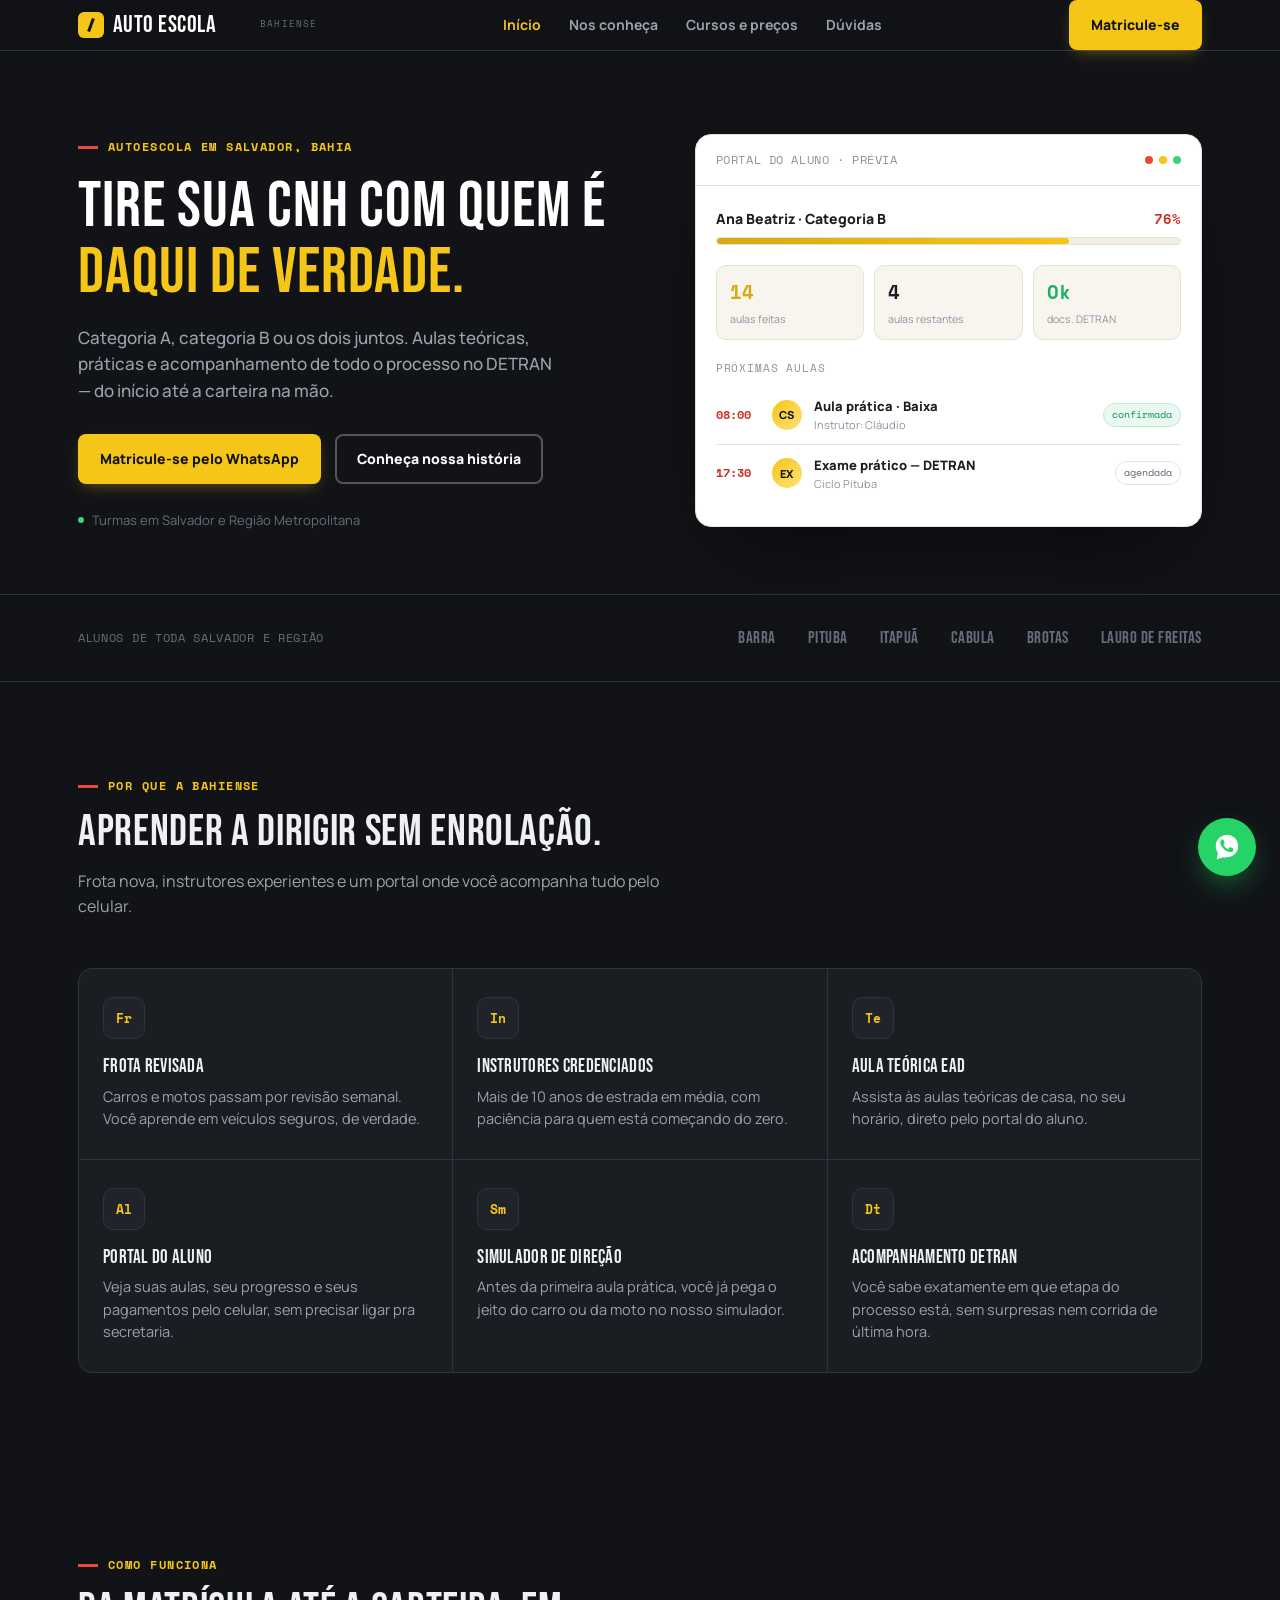
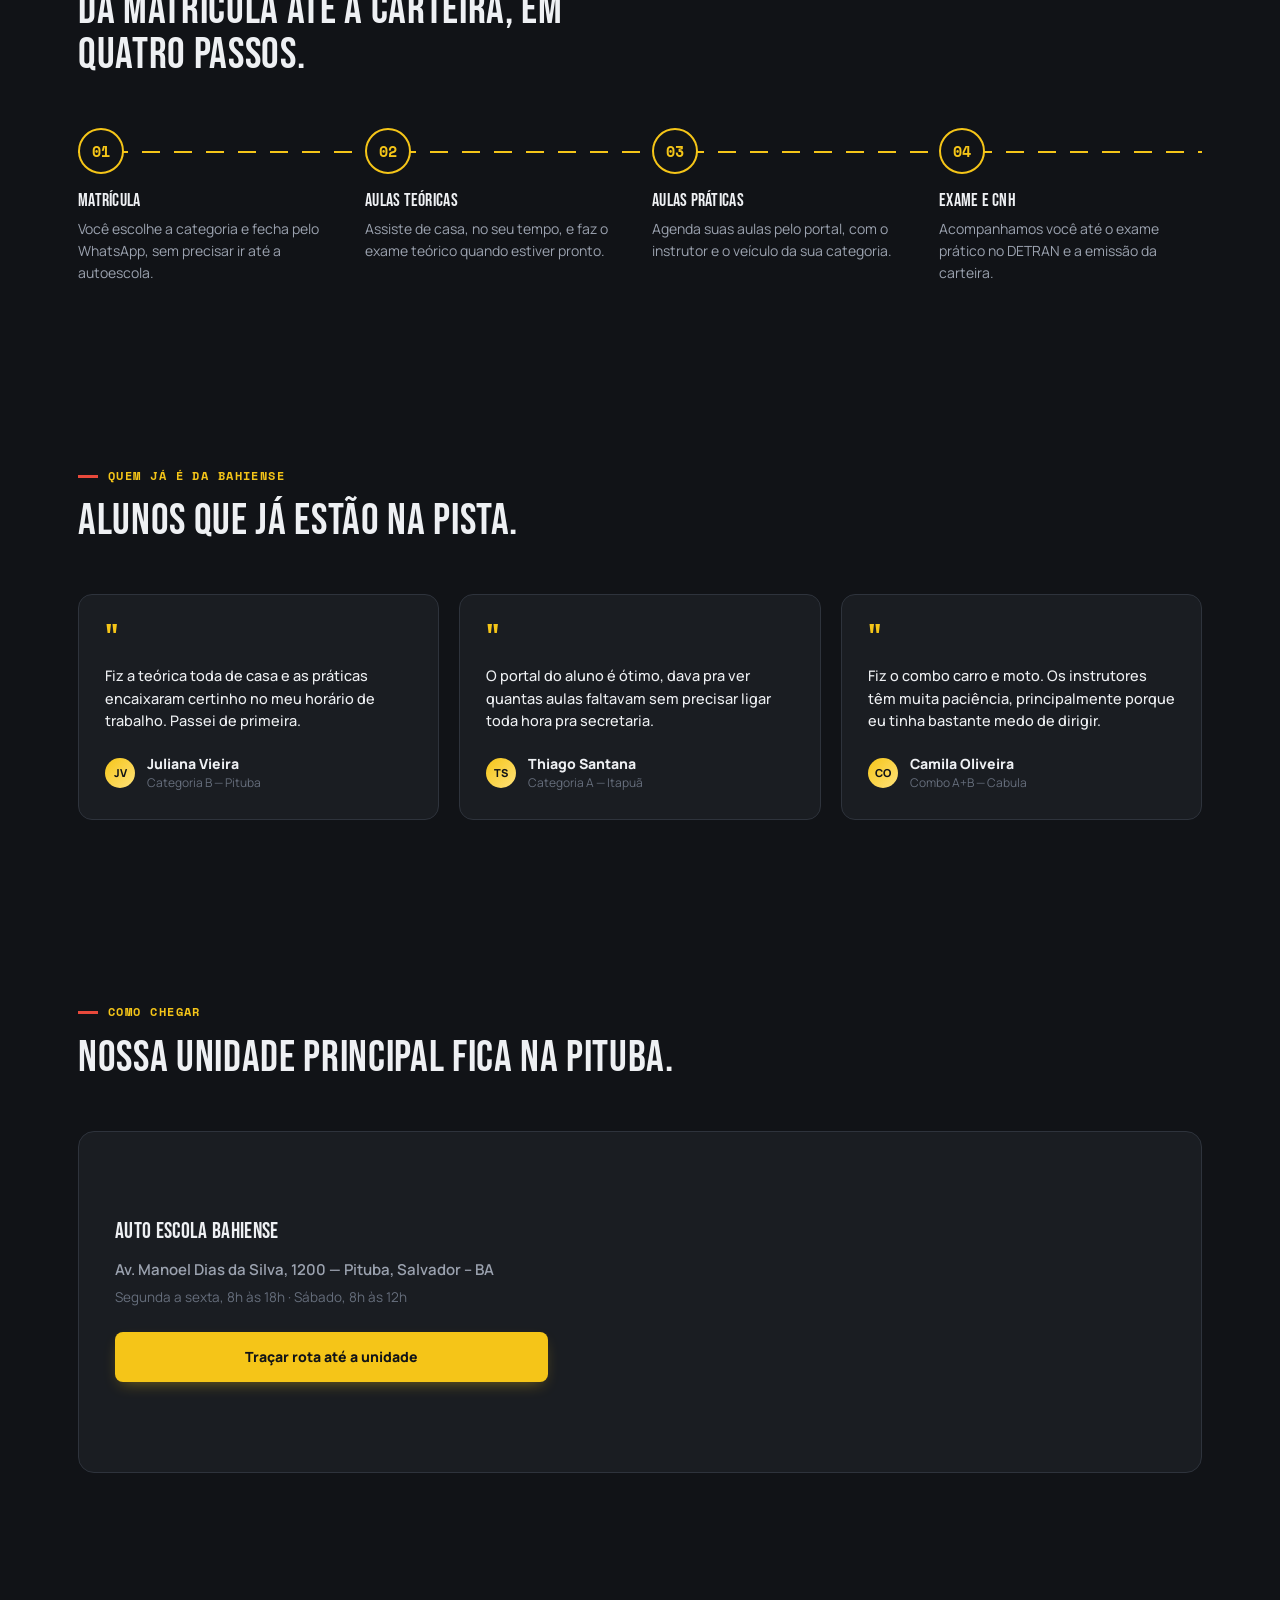
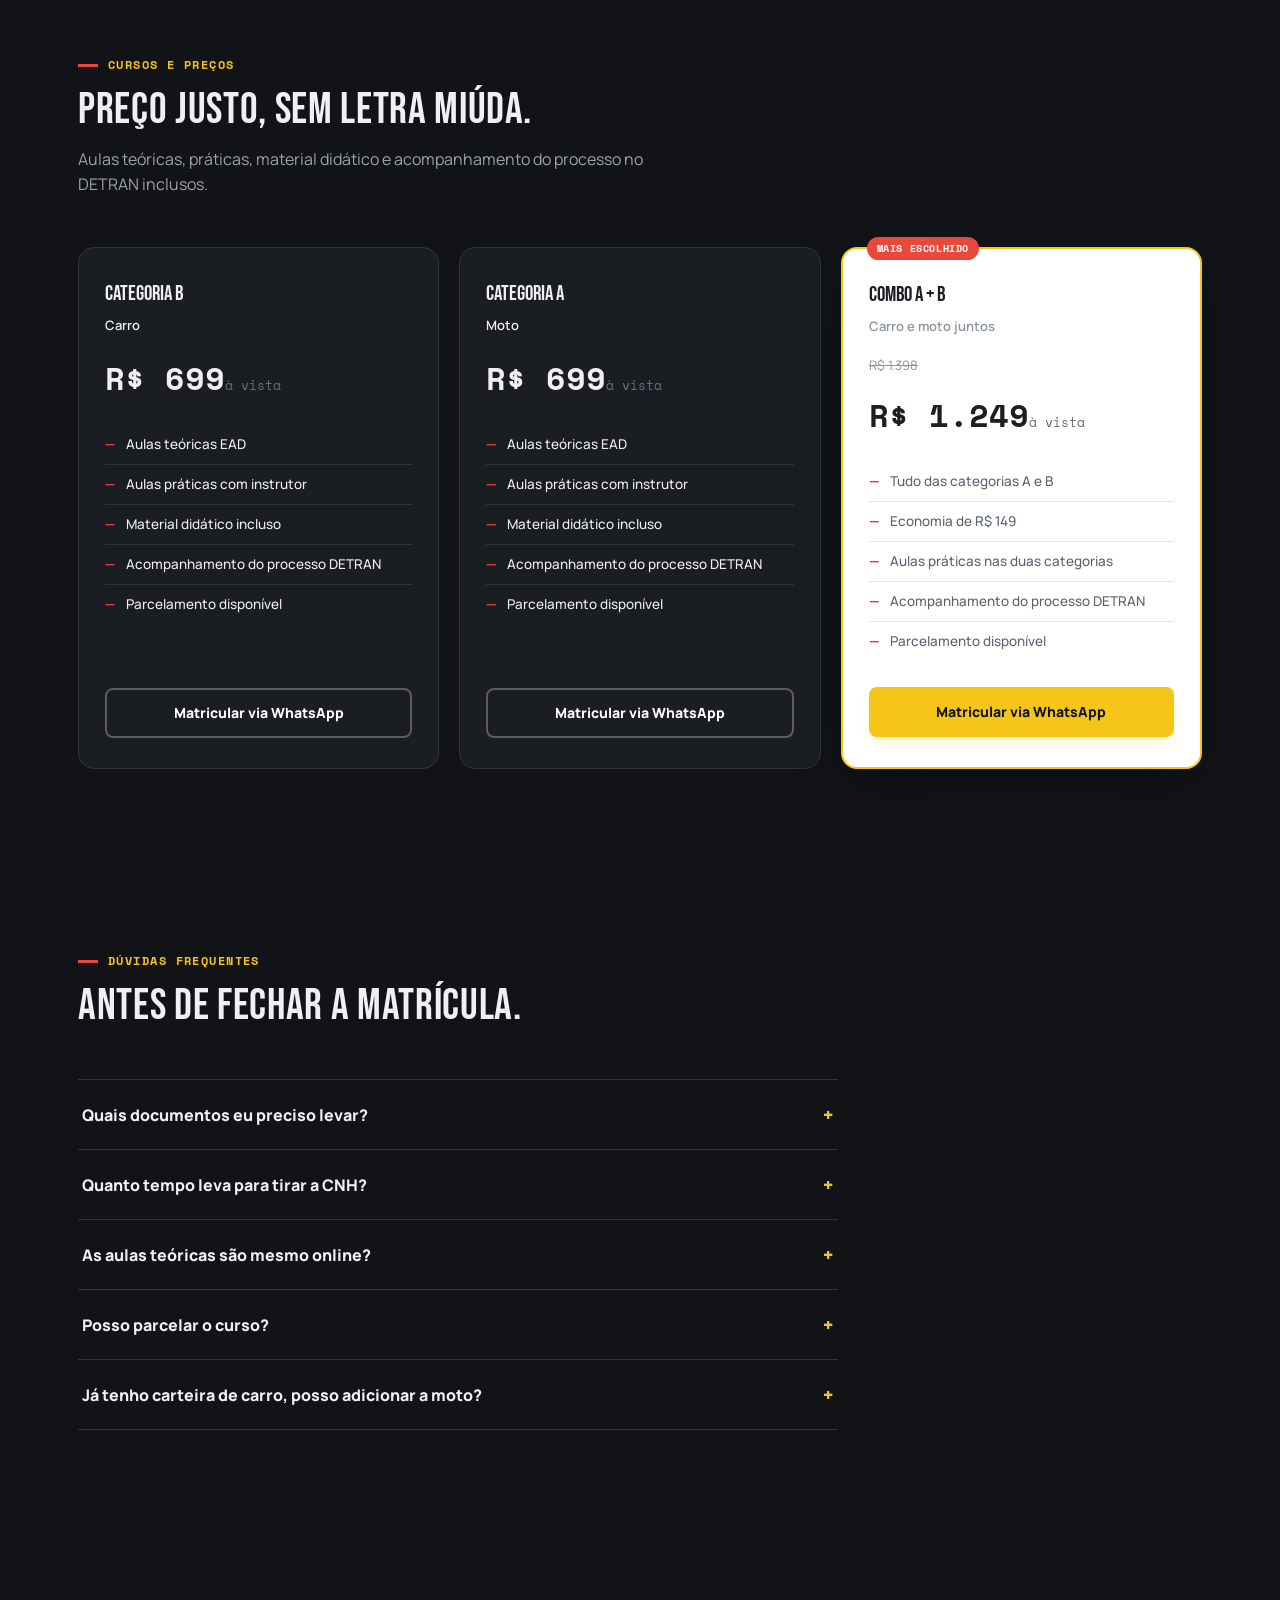
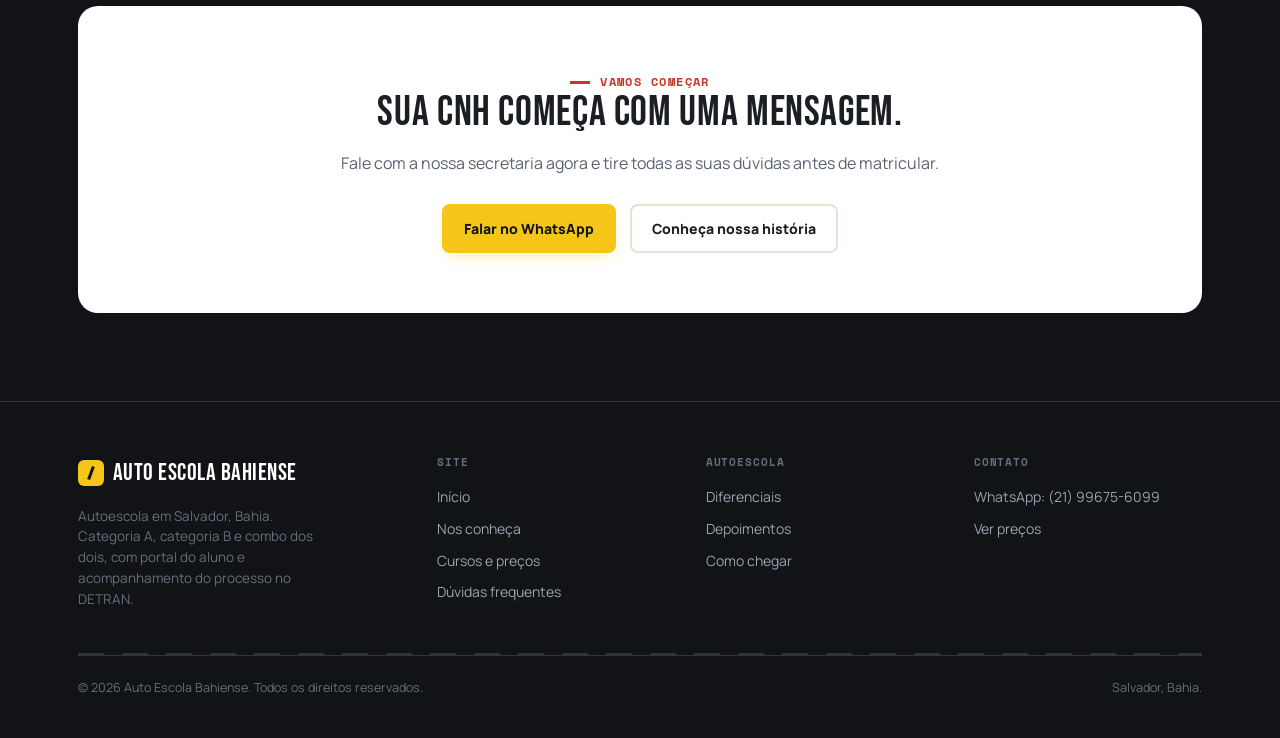
<file: index.html>
<!DOCTYPE html>
<html lang="pt-BR">
<head>
<meta charset="UTF-8">
<meta name="viewport" content="width=device-width, initial-scale=1.0">
<title>Auto Escola Bahiense — Sua CNH em Salvador</title>
<meta name="description" content="Autoescola em Salvador, Bahia. Categoria A, categoria B ou combo dos dois. Aulas teóricas, práticas e acompanhamento do processo no DETRAN.">
<link rel="preconnect" href="https://fonts.googleapis.com">
<link href="https://fonts.googleapis.com/css2?family=Bebas+Neue&family=Manrope:wght@400;500;600;700;800&family=Space+Mono:wght@400;700&display=swap" rel="stylesheet">
<link rel="stylesheet" href="styles.css">
</head>
<body>

<header>
  <nav class="wrap">
    <a href="index.html" class="logo"><span class="logo-mark"></span>Auto Escola<br><span class="sub" style="margin-left:35px;">BAHIENSE</span></a>
    <div class="nav-links">
      <a href="index.html" class="active">Início</a>
      <a href="sobre.html">Nos conheça</a>
      <a href="index.html#planos">Cursos e preços</a>
      <a href="index.html#faq">Dúvidas</a>
    </div>
    <div class="nav-cta">
      <a href="https://wa.me/5521996756099?text=Ol%C3%A1!%20Quero%20me%20matricular%20na%20Auto%20Escola%20Bahiense." target="_blank" rel="noopener" class="btn btn-primary">Matricule-se</a>
    </div>
    <button class="nav-toggle" aria-label="menu">☰</button>
  </nav>
</header>

<section class="hero">
  <div class="wrap hero-grid">
    <div>
      <span class="eyebrow">Autoescola em Salvador, Bahia</span>
      <h1>Tire sua CNH com quem é <span class="accent">daqui de verdade.</span></h1>
      <p class="lead">Categoria A, categoria B ou os dois juntos. Aulas teóricas, práticas e acompanhamento de todo o processo no DETRAN — do início até a carteira na mão.</p>
      <div class="hero-actions">
        <a href="https://wa.me/5521996756099?text=Ol%C3%A1!%20Quero%20me%20matricular%20na%20Auto%20Escola%20Bahiense." target="_blank" rel="noopener" class="btn btn-primary">Matricule-se pelo WhatsApp</a>
        <a href="sobre.html" class="btn btn-ghost">Conheça nossa história</a>
      </div>
      <div class="hero-note"><span class="dot"></span>Turmas em Salvador e Região Metropolitana</div>
    </div>

    <div class="dash">
      <div class="dash-top">
        <span class="title">PORTAL DO ALUNO · PRÉVIA</span>
        <div class="dash-dots"><span></span><span></span><span></span></div>
      </div>
      <div class="dash-body">
        <div class="dash-progress">
          <div class="dash-progress-top"><span class="who">Ana Beatriz · Categoria B</span><span class="pct">76%</span></div>
          <div class="bar"><div class="bar-fill" style="width:76%;"></div></div>
        </div>
        <div class="dash-stats">
          <div class="stat-card"><div class="num yellow">14</div><div class="lbl">aulas feitas</div></div>
          <div class="stat-card"><div class="num">4</div><div class="lbl">aulas restantes</div></div>
          <div class="stat-card"><div class="num green">Ok</div><div class="lbl">docs. DETRAN</div></div>
        </div>
        <div class="dash-list-title">Próximas aulas</div>
        <div class="lesson-row">
          <span class="lesson-time">08:00</span>
          <span class="avatar">CS</span>
          <div class="lesson-info"><div class="name">Aula prática · Baixa</div><div class="meta">Instrutor: Cláudio</div></div>
          <span class="badge ok">confirmada</span>
        </div>
        <div class="lesson-row">
          <span class="lesson-time">17:30</span>
          <span class="avatar">EX</span>
          <div class="lesson-info"><div class="name">Exame prático — DETRAN</div><div class="meta">Ciclo Pituba</div></div>
          <span class="badge">agendada</span>
        </div>
      </div>
    </div>
  </div>
</section>

<div class="strip">
  <div class="wrap">
    <span class="lead-txt">Alunos de toda Salvador e região</span>
    <div class="strip-names">
      <span>Barra</span>
      <span>Pituba</span>
      <span>Itapuã</span>
      <span>Cabula</span>
      <span>Brotas</span>
      <span>Lauro de Freitas</span>
    </div>
  </div>
</div>

<section id="recursos">
  <div class="wrap">
    <div class="section-head">
      <span class="eyebrow">Por que a Bahiense</span>
      <h2>Aprender a dirigir sem enrolação.</h2>
      <p>Frota nova, instrutores experientes e um portal onde você acompanha tudo pelo celular.</p>
    </div>
    <div class="feat-grid">
      <div class="feat-card">
        <div class="feat-icon">Fr</div>
        <h3>Frota revisada</h3>
        <p>Carros e motos passam por revisão semanal. Você aprende em veículos seguros, de verdade.</p>
      </div>
      <div class="feat-card">
        <div class="feat-icon">In</div>
        <h3>Instrutores credenciados</h3>
        <p>Mais de 10 anos de estrada em média, com paciência para quem está começando do zero.</p>
      </div>
      <div class="feat-card">
        <div class="feat-icon">Te</div>
        <h3>Aula teórica EAD</h3>
        <p>Assista às aulas teóricas de casa, no seu horário, direto pelo portal do aluno.</p>
      </div>
      <div class="feat-card">
        <div class="feat-icon">Al</div>
        <h3>Portal do aluno</h3>
        <p>Veja suas aulas, seu progresso e seus pagamentos pelo celular, sem precisar ligar pra secretaria.</p>
      </div>
      <div class="feat-card">
        <div class="feat-icon">Sm</div>
        <h3>Simulador de direção</h3>
        <p>Antes da primeira aula prática, você já pega o jeito do carro ou da moto no nosso simulador.</p>
      </div>
      <div class="feat-card">
        <div class="feat-icon">Dt</div>
        <h3>Acompanhamento DETRAN</h3>
        <p>Você sabe exatamente em que etapa do processo está, sem surpresas nem corrida de última hora.</p>
      </div>
    </div>
  </div>
</section>

<section id="jornada" class="journey">
  <div class="wrap">
    <div class="section-head">
      <span class="eyebrow">Como funciona</span>
      <h2>Da matrícula até a carteira, em quatro passos.</h2>
    </div>
    <div class="journey-track">
      <div class="step">
        <div class="step-num">01</div>
        <h4>Matrícula</h4>
        <p>Você escolhe a categoria e fecha pelo WhatsApp, sem precisar ir até a autoescola.</p>
      </div>
      <div class="step">
        <div class="step-num">02</div>
        <h4>Aulas teóricas</h4>
        <p>Assiste de casa, no seu tempo, e faz o exame teórico quando estiver pronto.</p>
      </div>
      <div class="step">
        <div class="step-num">03</div>
        <h4>Aulas práticas</h4>
        <p>Agenda suas aulas pelo portal, com o instrutor e o veículo da sua categoria.</p>
      </div>
      <div class="step">
        <div class="step-num">04</div>
        <h4>Exame e CNH</h4>
        <p>Acompanhamos você até o exame prático no DETRAN e a emissão da carteira.</p>
      </div>
    </div>
  </div>
</section>

<section id="depoimentos">
  <div class="wrap">
    <div class="section-head">
      <span class="eyebrow">Quem já é da Bahiense</span>
      <h2>Alunos que já estão na pista.</h2>
    </div>
    <div class="testi-grid">
      <div class="testi-card">
        <div class="quote-mark">"</div>
        <p class="txt">Fiz a teórica toda de casa e as práticas encaixaram certinho no meu horário de trabalho. Passei de primeira.</p>
        <div class="testi-person"><span class="avatar">JV</span><div><div class="name">Juliana Vieira</div><div class="role">Categoria B — Pituba</div></div></div>
      </div>
      <div class="testi-card">
        <div class="quote-mark">"</div>
        <p class="txt">O portal do aluno é ótimo, dava pra ver quantas aulas faltavam sem precisar ligar toda hora pra secretaria.</p>
        <div class="testi-person"><span class="avatar">TS</span><div><div class="name">Thiago Santana</div><div class="role">Categoria A — Itapuã</div></div></div>
      </div>
      <div class="testi-card">
        <div class="quote-mark">"</div>
        <p class="txt">Fiz o combo carro e moto. Os instrutores têm muita paciência, principalmente porque eu tinha bastante medo de dirigir.</p>
        <div class="testi-person"><span class="avatar">CO</span><div><div class="name">Camila Oliveira</div><div class="role">Combo A+B — Cabula</div></div></div>
      </div>
    </div>
  </div>
</section>

<section id="localizacao">
  <div class="wrap">
    <div class="section-head">
      <span class="eyebrow">Como chegar</span>
      <h2>Nossa unidade principal fica na Pituba.</h2>
    </div>
    <div class="map-wrap">
      <div class="map-info">
        <h3>Auto Escola Bahiense</h3>
        <p class="map-address">Av. Manoel Dias da Silva, 1200 — Pituba, Salvador – BA</p>
        <p class="map-hours">Segunda a sexta, 8h às 18h · Sábado, 8h às 12h</p>
        <a href="https://www.google.com/maps/dir/?api=1&destination=Av.+Manoel+Dias+da+Silva,+1200,+Pituba,+Salvador+-+BA" target="_blank" rel="noopener" class="btn btn-primary btn-block">Traçar rota até a unidade</a>
      </div>
      <iframe class="map-frame" loading="lazy" referrerpolicy="no-referrer-when-downgrade" src="https://www.google.com/maps?q=Av.+Manoel+Dias+da+Silva,+1200,+Pituba,+Salvador+-+BA&output=embed"></iframe>
    </div>
  </div>
</section>

<section id="planos">
  <div class="wrap">
    <div class="section-head">
      <span class="eyebrow">Cursos e preços</span>
      <h2>Preço justo, sem letra miúda.</h2>
      <p>Aulas teóricas, práticas, material didático e acompanhamento do processo no DETRAN inclusos.</p>
    </div>
    <div class="price-grid">
      <div class="price-card">
        <div class="price-name">Categoria B</div>
        <div class="price-for">Carro</div>
        <div class="price-amount">R$ 699<span>à vista</span></div>
        <ul class="price-list">
          <li>Aulas teóricas EAD</li>
          <li>Aulas práticas com instrutor</li>
          <li>Material didático incluso</li>
          <li>Acompanhamento do processo DETRAN</li>
          <li>Parcelamento disponível</li>
        </ul>
        <a href="https://wa.me/5521996756099?text=Ol%C3%A1!%20Quero%20me%20matricular%20na%20Categoria%20B%20(carro)%20por%20R%24699." target="_blank" rel="noopener" class="btn btn-ghost btn-block">Matricular via WhatsApp</a>
      </div>
      <div class="price-card">
        <div class="price-name">Categoria A</div>
        <div class="price-for">Moto</div>
        <div class="price-amount">R$ 699<span>à vista</span></div>
        <ul class="price-list">
          <li>Aulas teóricas EAD</li>
          <li>Aulas práticas com instrutor</li>
          <li>Material didático incluso</li>
          <li>Acompanhamento do processo DETRAN</li>
          <li>Parcelamento disponível</li>
        </ul>
        <a href="https://wa.me/5521996756099?text=Ol%C3%A1!%20Quero%20me%20matricular%20na%20Categoria%20A%20(moto)%20por%20R%24699." target="_blank" rel="noopener" class="btn btn-ghost btn-block">Matricular via WhatsApp</a>
      </div>
      <div class="price-card featured">
        <div class="price-name">Combo A + B</div>
        <div class="price-for">Carro e moto juntos</div>
        <div class="price-old">R$ 1.398</div>
        <div class="price-amount">R$ 1.249<span>à vista</span></div>
        <ul class="price-list">
          <li>Tudo das categorias A e B</li>
          <li>Economia de R$ 149</li>
          <li>Aulas práticas nas duas categorias</li>
          <li>Acompanhamento do processo DETRAN</li>
          <li>Parcelamento disponível</li>
        </ul>
        <a href="https://wa.me/5521996756099?text=Ol%C3%A1!%20Quero%20me%20matricular%20no%20Combo%20A%2BB%20por%20R%241.249." target="_blank" rel="noopener" class="btn btn-primary btn-block">Matricular via WhatsApp</a>
      </div>
    </div>
  </div>
</section>

<section id="faq">
  <div class="wrap">
    <div class="section-head">
      <span class="eyebrow">Dúvidas frequentes</span>
      <h2>Antes de fechar a matrícula.</h2>
    </div>
    <div class="faq-list">
      <div class="faq-item">
        <button class="faq-q">Quais documentos eu preciso levar?<span class="plus">+</span></button>
        <div class="faq-a"><p>RG, CPF, comprovante de residência e uma foto 3x4 recente. Se você já teve algum processo de CNH em outra autoescola, também vale trazer o histórico.</p></div>
      </div>
      <div class="faq-item">
        <button class="faq-q">Quanto tempo leva para tirar a CNH?<span class="plus">+</span></button>
        <div class="faq-a"><p>Em média de 3 a 5 meses, dependendo da sua disponibilidade para as aulas práticas e da agenda de exames do DETRAN.</p></div>
      </div>
      <div class="faq-item">
        <button class="faq-q">As aulas teóricas são mesmo online?<span class="plus">+</span></button>
        <div class="faq-a"><p>Sim. Você assiste pelo portal do aluno, no seu tempo, e faz o exame teórico presencial quando concluir todo o conteúdo.</p></div>
      </div>
      <div class="faq-item">
        <button class="faq-q">Posso parcelar o curso?<span class="plus">+</span></button>
        <div class="faq-a"><p>Sim, todas as categorias podem ser parceladas no cartão. Fale com a gente pelo WhatsApp para ver as condições atualizadas.</p></div>
      </div>
      <div class="faq-item">
        <button class="faq-q">Já tenho carteira de carro, posso adicionar a moto?<span class="plus">+</span></button>
        <div class="faq-a"><p>Sim, é o processo de adição de categoria. Fale com a nossa secretaria pelo WhatsApp para calcular o valor no seu caso.</p></div>
      </div>
    </div>
  </div>
</section>

<section>
  <div class="wrap">
    <div class="cta-final">
      <span class="eyebrow" style="justify-content:center;">Vamos começar</span>
      <h2>Sua CNH começa com uma mensagem.</h2>
      <p>Fale com a nossa secretaria agora e tire todas as suas dúvidas antes de matricular.</p>
      <div class="cta-actions">
        <a href="https://wa.me/5521996756099?text=Ol%C3%A1!%20Tenho%20d%C3%BAvidas%20sobre%20os%20cursos%20da%20Auto%20Escola%20Bahiense." target="_blank" rel="noopener" class="btn btn-primary">Falar no WhatsApp</a>
        <a href="sobre.html" class="btn btn-ghost">Conheça nossa história</a>
      </div>
    </div>
  </div>
</section>

<footer>
  <div class="wrap">
    <div class="foot-grid">
      <div class="foot-brand">
        <div class="logo"><span class="logo-mark"></span>Auto Escola Bahiense</div>
        <p>Autoescola em Salvador, Bahia. Categoria A, categoria B e combo dos dois, com portal do aluno e acompanhamento do processo no DETRAN.</p>
      </div>
      <div class="foot-col">
        <h5>Site</h5>
        <a href="index.html">Início</a>
        <a href="sobre.html">Nos conheça</a>
        <a href="index.html#planos">Cursos e preços</a>
        <a href="index.html#faq">Dúvidas frequentes</a>
      </div>
      <div class="foot-col">
        <h5>Autoescola</h5>
        <a href="index.html#recursos">Diferenciais</a>
        <a href="index.html#depoimentos">Depoimentos</a>
        <a href="index.html#localizacao">Como chegar</a>
      </div>
      <div class="foot-col">
        <h5>Contato</h5>
        <a href="https://wa.me/5521996756099" target="_blank" rel="noopener">WhatsApp: (21) 99675-6099</a>
        <a href="index.html#planos">Ver preços</a>
      </div>
    </div>
    <div class="lane-divider"></div>
    <div class="foot-bottom">
      <span>© 2026 Auto Escola Bahiense. Todos os direitos reservados.</span>
      <span>Salvador, Bahia.</span>
    </div>
  </div>
</footer>

<a href="https://wa.me/5521996756099?text=Ol%C3%A1!%20Vim%20pelo%20site%20e%20quero%20falar%20com%20a%20Auto%20Escola%20Bahiense." target="_blank" rel="noopener" class="whats-float" aria-label="Falar no WhatsApp">
  <svg viewBox="0 0 32 32" xmlns="http://www.w3.org/2000/svg" fill="currentColor"><path d="M16.004 3C9.376 3 4 8.373 4 15c0 2.646.867 5.096 2.34 7.086L4.99 29l7.153-1.987A11.94 11.94 0 0016.004 27C22.63 27 28 21.63 28 15S22.63 3 16.004 3zm6.995 16.646c-.297.83-1.47 1.52-2.397 1.717-.638.135-1.47.243-4.27-.916-3.583-1.482-5.885-5.107-6.063-5.35-.176-.242-1.44-1.918-1.44-3.658 0-1.74.91-2.596 1.234-2.953.297-.324.646-.406.86-.406.216 0 .432.002.62.011.198.01.464-.075.727.554.297.71.966 2.4 1.05 2.575.084.176.14.383.028.626-.11.244-.166.394-.328.606-.166.212-.35.472-.5.634-.166.176-.34.365-.146.716.198.35.878 1.45 1.886 2.35 1.296 1.155 2.39 1.512 2.74 1.685.35.176.554.148.758-.09.204-.24.878-1.024 1.11-1.375.232-.35.464-.29.782-.176.318.114 2.014.95 2.36 1.122.35.176.582.264.666.41.084.148.084.855-.213 1.685z"/></svg>
</a>

<script src="script.js"></script>
</body>
</html>
</file>
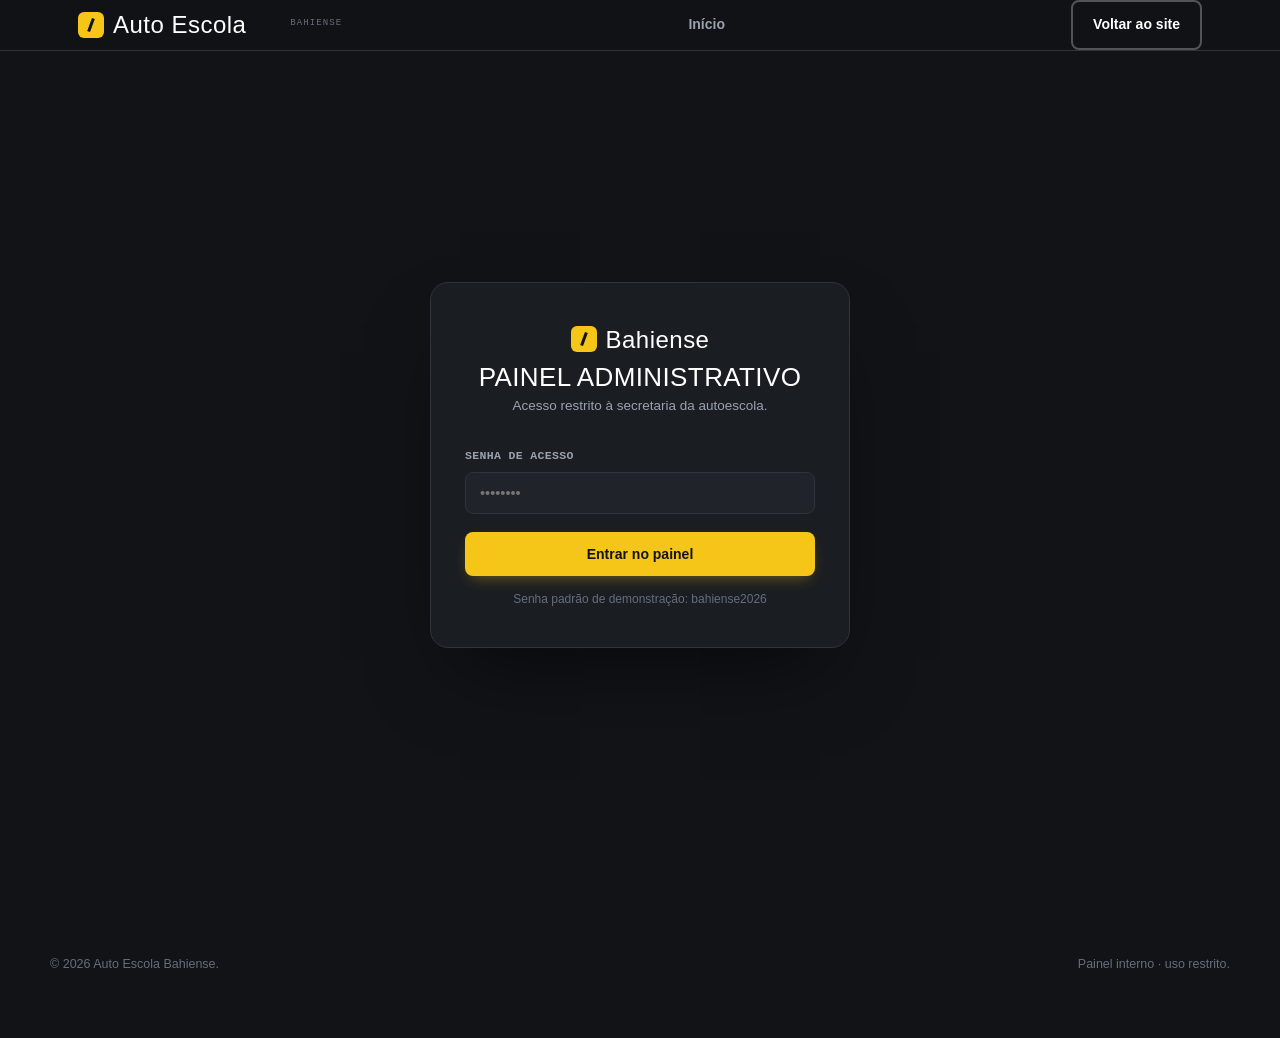
<file: admin.html>
<!DOCTYPE html>
<html lang="pt-BR">
<head>
<meta charset="UTF-8">
<meta name="viewport" content="width=device-width, initial-scale=1.0">
<title>Painel Administrativo — Auto Escola Bahiense</title>
<meta name="robots" content="noindex, nofollow">
<link rel="preconnect" href="https://fonts.googleapis.com">
<link href="https://fonts.googleapis.com/css2?family=Oswald:wght@400;500;600;700&family=Inter:wght@400;500;600;700;800&family=JetBrains+Mono:wght@400;500;600&display=swap" rel="stylesheet">
<link rel="stylesheet" href="styles.css">
</head>
<body>

<header>
  <nav class="wrap">
    <a href="index.html" class="logo"><span class="logo-mark"></span>Auto Escola<br><span class="sub" style="margin-left:35px;">BAHIENSE</span></a>
    <div class="nav-links">
      <a href="index.html">Início</a>
    </div>
    <div class="nav-cta">
      <a href="index.html" class="btn btn-ghost">Voltar ao site</a>
    </div>
  </nav>
</header>

<div id="admin-login-wrap" class="login-wrap">
  <div class="login-card">
    <div class="logo"><span class="logo-mark"></span>Bahiense</div>
    <h1>Painel Administrativo</h1>
    <p class="sub-txt">Acesso restrito à secretaria da autoescola.</p>

    <form id="admin-login-form" novalidate>
      <div class="field">
        <label for="admin-pass">SENHA DE ACESSO</label>
        <input type="password" id="admin-pass" placeholder="••••••••">
        <span class="field-error" id="admin-login-error" style="display:none;">Senha incorreta.</span>
      </div>
      <button type="submit" class="btn btn-primary btn-block">Entrar no painel</button>
    </form>
    <p style="font-size:12px;color:var(--fog-faint);margin-top:14px;text-align:center;">Senha padrão de demonstração: bahiense2026</p>
  </div>
</div>

<div id="admin-shell" class="admin-shell">
  <div class="wrap">
    <div class="admin-topbar">
      <h1>Painel Administrativo</h1>
      <button id="admin-logout" class="btn btn-ghost">Sair</button>
    </div>

    <div class="admin-stats">
      <div class="admin-stat"><div class="num" id="stat-students">0</div><div class="lbl">alunos cadastrados</div></div>
      <div class="admin-stat"><div class="num" id="stat-lessons">0</div><div class="lbl">aulas cadastradas</div></div>
      <div class="admin-stat"><div class="num" id="stat-done">0</div><div class="lbl">aulas concluídas</div></div>
    </div>

    <div class="tabs">
      <button class="tab-btn active" data-tab="tab-alunos">Alunos</button>
      <button class="tab-btn" data-tab="tab-aulas">Aulas</button>
    </div>

    <!-- ===== ALUNOS ===== -->
    <div id="tab-alunos" class="tab-panel active">
      <div class="admin-card">
        <h3>Cadastrar novo aluno</h3>
        <form id="student-form">
          <div class="form-grid">
            <div class="field"><label>NOME COMPLETO</label><input type="text" id="s-name" required></div>
            <div class="field"><label>CPF (só números)</label><input type="text" id="s-cpf" required></div>
            <div class="field"><label>TELEFONE</label><input type="text" id="s-phone" placeholder="(71) 90000-0000" required></div>
            <div class="field">
              <label>CATEGORIA</label>
              <select id="s-category" class="status-select" style="width:100%;padding:12px 14px;">
                <option value="B">B — Carro</option>
                <option value="A">A — Moto</option>
                <option value="A+B">Combo A+B</option>
              </select>
            </div>
            <div class="field full"><label>SENHA DE ACESSO AO PORTAL</label><input type="text" id="s-password" placeholder="Ex: 123456"></div>
          </div>
          <button type="submit" class="btn btn-primary">Cadastrar aluno</button>
        </form>
      </div>

      <div class="admin-card">
        <h3>Alunos cadastrados</h3>
        <div class="table-wrap">
          <table class="data-table">
            <thead><tr><th>Nome</th><th>CPF</th><th>Telefone</th><th>Categoria</th><th></th></tr></thead>
            <tbody id="students-table-body"></tbody>
          </table>
        </div>
      </div>
    </div>

    <!-- ===== AULAS ===== -->
    <div id="tab-aulas" class="tab-panel">
      <div class="admin-card">
        <h3>Agendar nova aula</h3>
        <form id="lesson-form">
          <div class="form-grid">
            <div class="field full">
              <label>ALUNO</label>
              <select id="l-student" class="status-select" style="width:100%;padding:12px 14px;" required></select>
            </div>
            <div class="field">
              <label>TIPO</label>
              <select id="l-type" class="status-select" style="width:100%;padding:12px 14px;">
                <option>Teórica</option>
                <option>Prática</option>
                <option>Exame DETRAN</option>
              </select>
            </div>
            <div class="field"><label>INSTRUTOR</label><input type="text" id="l-instructor" placeholder="Nome do instrutor"></div>
            <div class="field"><label>DATA</label><input type="date" id="l-date" required></div>
            <div class="field"><label>HORÁRIO</label><input type="time" id="l-time" required></div>
          </div>
          <button type="submit" class="btn btn-primary">Agendar aula</button>
        </form>
      </div>

      <div class="admin-card">
        <h3>Aulas agendadas</h3>
        <div class="table-wrap">
          <table class="data-table">
            <thead><tr><th>Aluno</th><th>Tipo</th><th>Data/Hora</th><th>Instrutor</th><th>Status</th><th></th></tr></thead>
            <tbody id="lessons-table-body"></tbody>
          </table>
        </div>
      </div>
    </div>
  </div>
</div>

<footer style="border-top:1px solid var(--asphalt-line);">
  <div class="wrap foot-bottom" style="padding:24px 0;border-top:none;">
    <span>© 2026 Auto Escola Bahiense.</span>
    <span>Painel interno · uso restrito.</span>
  </div>
</footer>

<script src="script.js"></script>
</body>
</html>
</file>
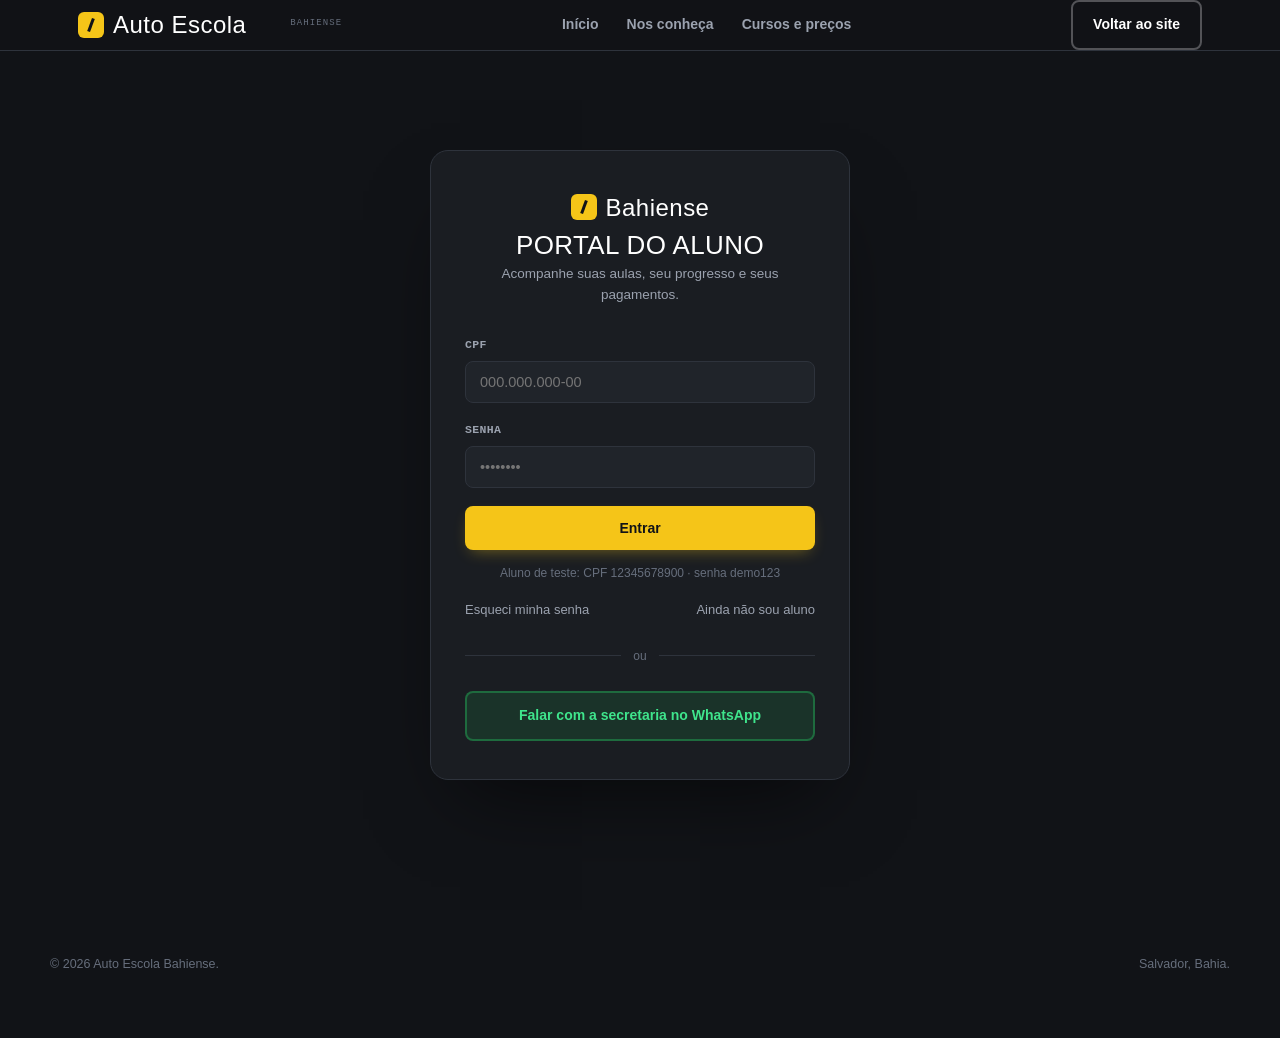
<file: login.html>
<!DOCTYPE html>
<html lang="pt-BR">
<head>
<meta charset="UTF-8">
<meta name="viewport" content="width=device-width, initial-scale=1.0">
<title>Portal do Aluno — Auto Escola Bahiense</title>
<link rel="preconnect" href="https://fonts.googleapis.com">
<link href="https://fonts.googleapis.com/css2?family=Oswald:wght@400;500;600;700&family=Inter:wght@400;500;600;700;800&family=JetBrains+Mono:wght@400;500;600&display=swap" rel="stylesheet">
<link rel="stylesheet" href="styles.css">
</head>
<body>

<header>
  <nav class="wrap">
    <a href="index.html" class="logo"><span class="logo-mark"></span>Auto Escola<br><span class="sub" style="margin-left:35px;">BAHIENSE</span></a>
    <div class="nav-links">
      <a href="index.html">Início</a>
      <a href="sobre.html">Nos conheça</a>
      <a href="index.html#planos">Cursos e preços</a>
    </div>
    <div class="nav-cta">
      <a href="index.html" class="btn btn-ghost">Voltar ao site</a>
    </div>
    <button class="nav-toggle" aria-label="menu">☰</button>
  </nav>
</header>

<div id="login-wrap" class="login-wrap">
  <div class="login-card">
    <div class="logo"><span class="logo-mark"></span>Bahiense</div>
    <h1>Portal do Aluno</h1>
    <p class="sub-txt">Acompanhe suas aulas, seu progresso e seus pagamentos.</p>

    <form id="login-form" novalidate>
      <div class="field" id="field-user">
        <label for="user">CPF</label>
        <input type="text" id="user" placeholder="000.000.000-00">
        <span class="field-error">Digite seu CPF.</span>
      </div>
      <div class="field" id="field-pass">
        <label for="pass">SENHA</label>
        <input type="password" id="pass" placeholder="••••••••">
        <span class="field-error">CPF ou senha incorretos.</span>
      </div>
      <button type="submit" class="btn btn-primary btn-block">Entrar</button>
    </form>
    <p style="font-size:12px;color:var(--fog-faint);margin-top:14px;text-align:center;">Aluno de teste: CPF 12345678900 · senha demo123</p>

    <div class="login-links">
      <a href="https://wa.me/5521996756099?text=Ol%C3%A1!%20Esqueci%20minha%20senha%20do%20portal%20do%20aluno." target="_blank" rel="noopener">Esqueci minha senha</a>
      <a href="https://wa.me/5521996756099?text=Ol%C3%A1!%20Ainda%20n%C3%A3o%20sou%20aluno%20e%20quero%20me%20matricular." target="_blank" rel="noopener">Ainda não sou aluno</a>
    </div>

    <div class="login-divider">ou</div>
    <a href="https://wa.me/5521996756099?text=Ol%C3%A1!%20Quero%20me%20matricular%20na%20Auto%20Escola%20Bahiense." target="_blank" rel="noopener" class="btn btn-whats btn-block">Falar com a secretaria no WhatsApp</a>
  </div>
</div>

<div id="portal" class="portal">
  <div class="wrap" style="padding:60px 20px;">
    <div class="portal-card">
      <div class="portal-top">
        <div>
          <h2 id="portal-greet">Bem-vindo(a)!</h2>
          <div class="greet" id="portal-sub">—</div>
        </div>
        <button id="logout-btn" class="btn btn-ghost">Sair</button>
      </div>

      <div class="dash-progress">
        <div class="dash-progress-top"><span class="who">Seu progresso</span><span class="pct" id="portal-pct">0%</span></div>
        <div class="bar"><div class="bar-fill" id="portal-bar" style="width:0%;"></div></div>
      </div>

      <div class="dash-stats" style="margin-top:22px;">
        <div class="stat-card"><div class="num yellow" id="portal-done">0</div><div class="lbl">aulas concluídas</div></div>
        <div class="stat-card"><div class="num" id="portal-left">0</div><div class="lbl">aulas restantes</div></div>
        <div class="stat-card"><div class="num green">Ok</div><div class="lbl">docs. DETRAN</div></div>
      </div>

      <div style="margin-top:22px;">
        <div class="dash-list-title">Suas aulas</div>
        <div id="portal-lessons"></div>
      </div>

      <a href="https://wa.me/5521996756099?text=Ol%C3%A1!%20Sou%20aluno%20e%20preciso%20remarcar%20uma%20aula." target="_blank" rel="noopener" class="btn btn-whats btn-block" style="margin-top:26px;">Falar com a secretaria</a>
    </div>
  </div>
</div>

<footer style="border-top:1px solid var(--asphalt-line);">
  <div class="wrap foot-bottom" style="padding:24px 0;border-top:none;">
    <span>© 2026 Auto Escola Bahiense.</span>
    <span>Salvador, Bahia.</span>
  </div>
</footer>

<script src="script.js"></script>
</body>
</html>
</file>
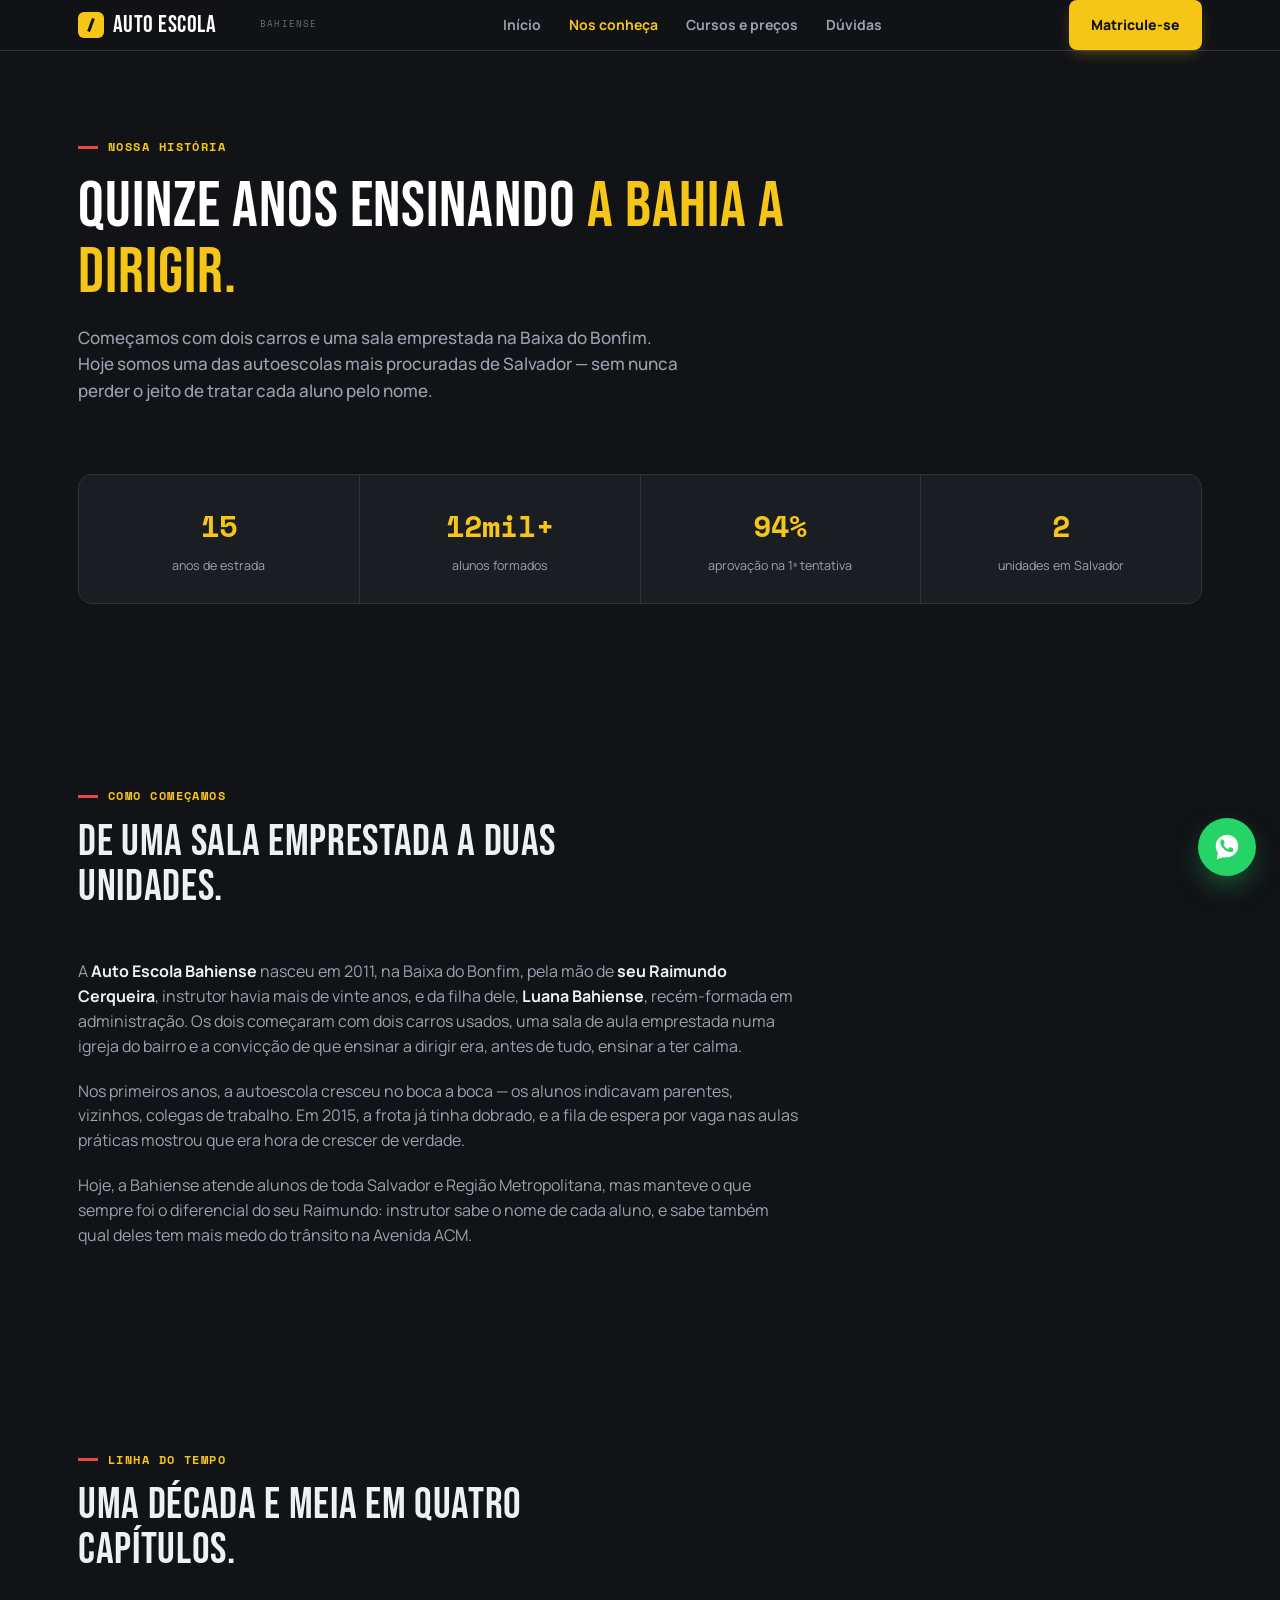
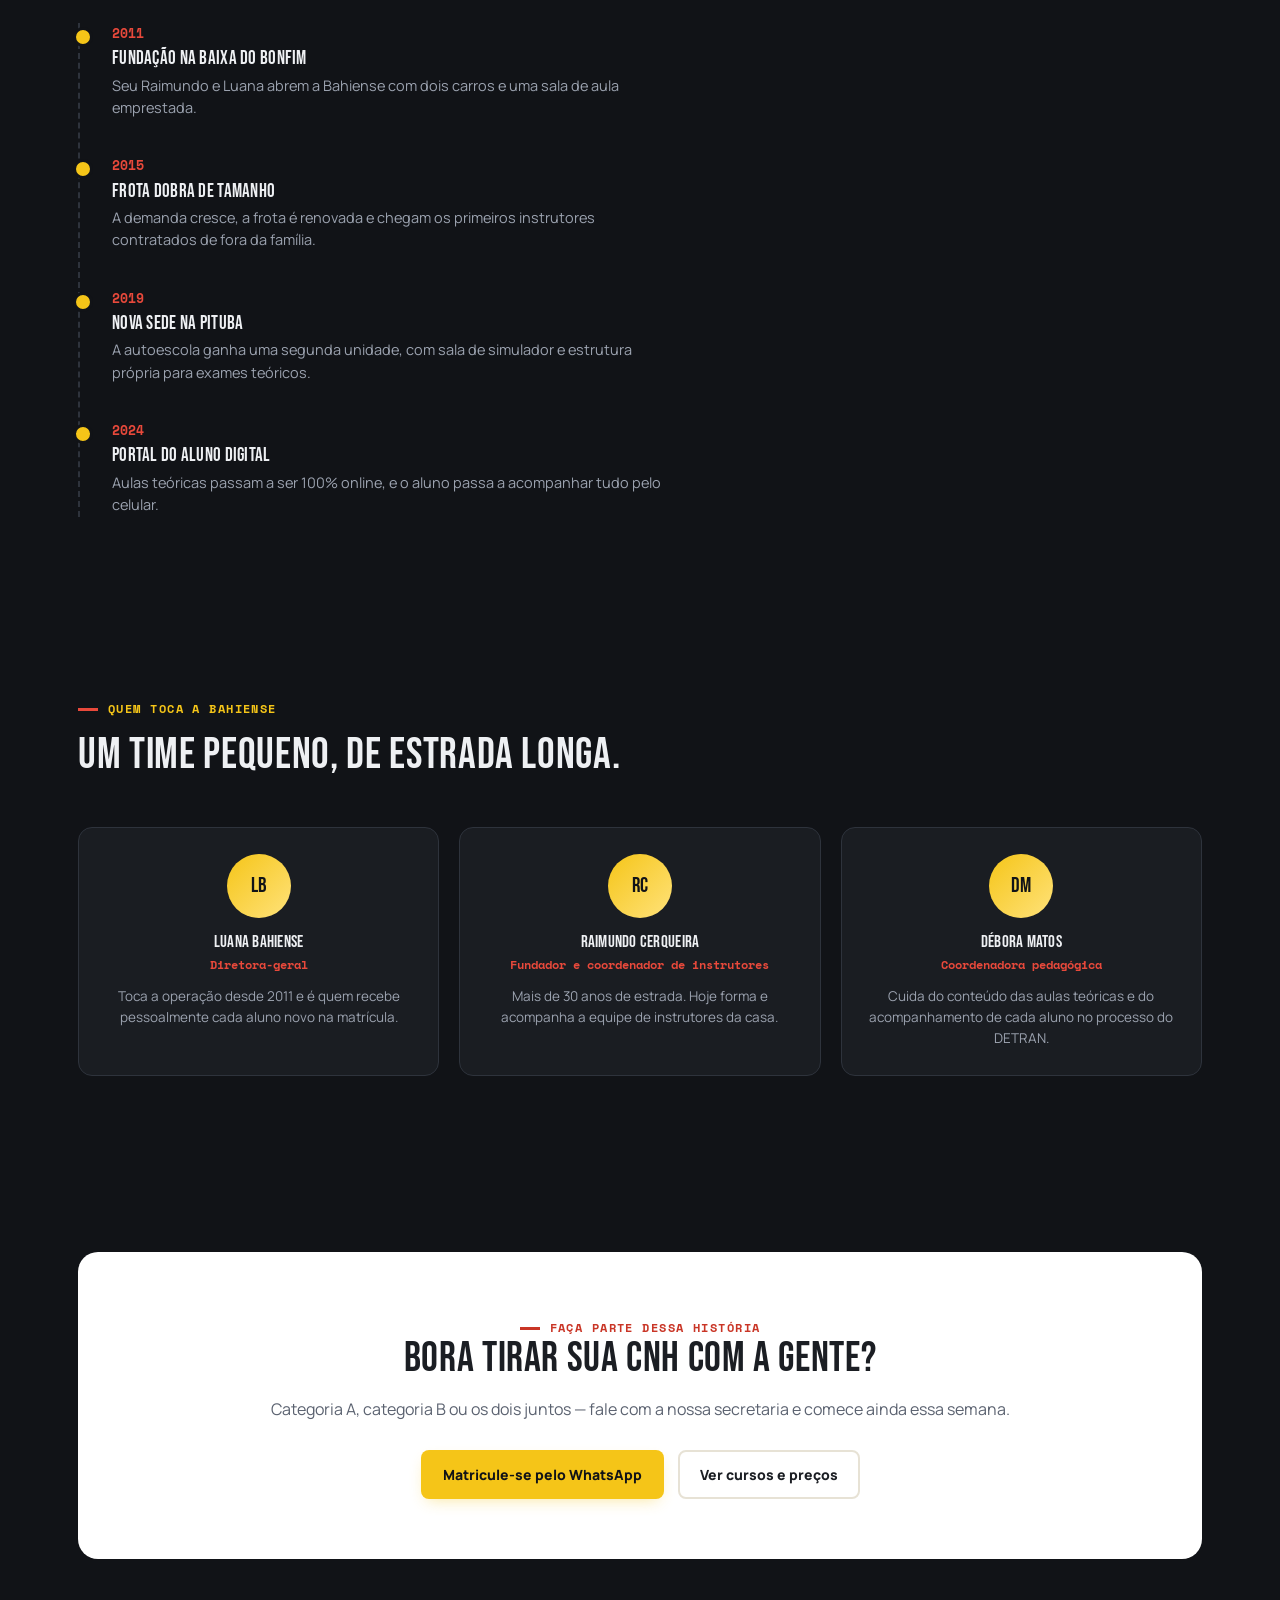
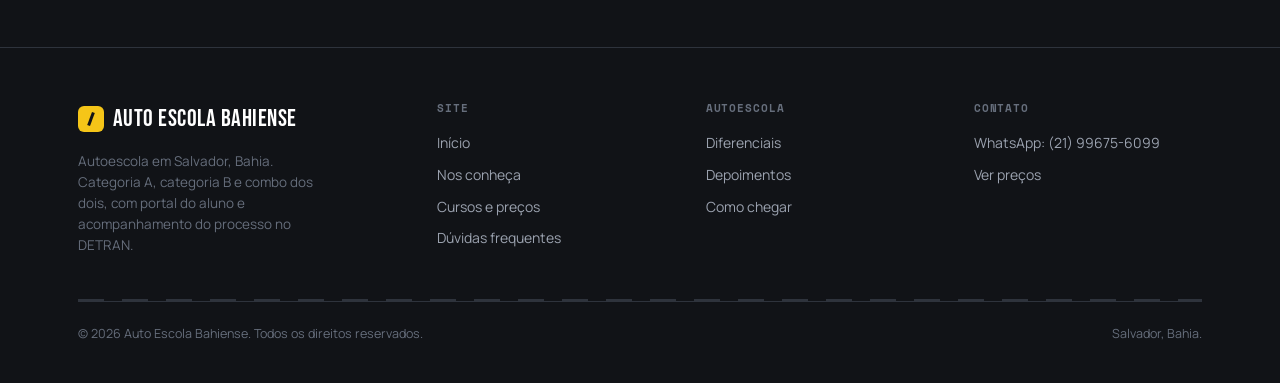
<file: sobre.html>
<!DOCTYPE html>
<html lang="pt-BR">
<head>
<meta charset="UTF-8">
<meta name="viewport" content="width=device-width, initial-scale=1.0">
<title>Nos conheça — Auto Escola Bahiense</title>
<meta name="description" content="A história da Auto Escola Bahiense: mais de uma década ensinando Salvador a dirigir.">
<link rel="preconnect" href="https://fonts.googleapis.com">
<link href="https://fonts.googleapis.com/css2?family=Bebas+Neue&family=Manrope:wght@400;500;600;700;800&family=Space+Mono:wght@400;700&display=swap" rel="stylesheet">
<link rel="stylesheet" href="styles.css">
</head>
<body>

<header>
  <nav class="wrap">
    <a href="index.html" class="logo"><span class="logo-mark"></span>Auto Escola<br><span class="sub" style="margin-left:35px;">BAHIENSE</span></a>
    <div class="nav-links">
      <a href="index.html">Início</a>
      <a href="sobre.html" class="active">Nos conheça</a>
      <a href="index.html#planos">Cursos e preços</a>
      <a href="index.html#faq">Dúvidas</a>
    </div>
    <div class="nav-cta">
      <a href="https://wa.me/5521996756099?text=Ol%C3%A1!%20Quero%20me%20matricular%20na%20Auto%20Escola%20Bahiense." target="_blank" rel="noopener" class="btn btn-primary">Matricule-se</a>
    </div>
    <button class="nav-toggle" aria-label="menu">☰</button>
  </nav>
</header>

<section class="hero" style="padding-bottom:40px;">
  <div class="wrap">
    <span class="eyebrow">Nossa história</span>
    <h1 style="max-width:760px;">Quinze anos ensinando <span class="accent">a Bahia a dirigir.</span></h1>
    <p class="lead" style="max-width:600px;">Começamos com dois carros e uma sala emprestada na Baixa do Bonfim. Hoje somos uma das autoescolas mais procuradas de Salvador — sem nunca perder o jeito de tratar cada aluno pelo nome.</p>
  </div>
</section>

<section style="padding-top:0;">
  <div class="wrap">
    <div class="stat-strip">
      <div class="cell"><div class="num">15</div><div class="lbl">anos de estrada</div></div>
      <div class="cell"><div class="num">12mil+</div><div class="lbl">alunos formados</div></div>
      <div class="cell"><div class="num">94%</div><div class="lbl">aprovação na 1ª tentativa</div></div>
      <div class="cell"><div class="num">2</div><div class="lbl">unidades em Salvador</div></div>
    </div>
  </div>
</section>

<section>
  <div class="wrap">
    <div class="section-head">
      <span class="eyebrow">Como começamos</span>
      <h2>De uma sala emprestada a duas unidades.</h2>
    </div>
    <div class="story-block">
      <p>A <strong>Auto Escola Bahiense</strong> nasceu em 2011, na Baixa do Bonfim, pela mão de <strong>seu Raimundo Cerqueira</strong>, instrutor havia mais de vinte anos, e da filha dele, <strong>Luana Bahiense</strong>, recém-formada em administração. Os dois começaram com dois carros usados, uma sala de aula emprestada numa igreja do bairro e a convicção de que ensinar a dirigir era, antes de tudo, ensinar a ter calma.</p>
      <p>Nos primeiros anos, a autoescola cresceu no boca a boca — os alunos indicavam parentes, vizinhos, colegas de trabalho. Em 2015, a frota já tinha dobrado, e a fila de espera por vaga nas aulas práticas mostrou que era hora de crescer de verdade.</p>
      <p>Hoje, a Bahiense atende alunos de toda Salvador e Região Metropolitana, mas manteve o que sempre foi o diferencial do seu Raimundo: instrutor sabe o nome de cada aluno, e sabe também qual deles tem mais medo do trânsito na Avenida ACM.</p>
    </div>
  </div>
</section>

<section id="linha-do-tempo">
  <div class="wrap">
    <div class="section-head">
      <span class="eyebrow">Linha do tempo</span>
      <h2>Uma década e meia em quatro capítulos.</h2>
    </div>
    <div class="timeline">
      <div class="timeline-item">
        <span class="timeline-year">2011</span>
        <h4>Fundação na Baixa do Bonfim</h4>
        <p>Seu Raimundo e Luana abrem a Bahiense com dois carros e uma sala de aula emprestada.</p>
      </div>
      <div class="timeline-item">
        <span class="timeline-year">2015</span>
        <h4>Frota dobra de tamanho</h4>
        <p>A demanda cresce, a frota é renovada e chegam os primeiros instrutores contratados de fora da família.</p>
      </div>
      <div class="timeline-item">
        <span class="timeline-year">2019</span>
        <h4>Nova sede na Pituba</h4>
        <p>A autoescola ganha uma segunda unidade, com sala de simulador e estrutura própria para exames teóricos.</p>
      </div>
      <div class="timeline-item">
        <span class="timeline-year">2024</span>
        <h4>Portal do aluno digital</h4>
        <p>Aulas teóricas passam a ser 100% online, e o aluno passa a acompanhar tudo pelo celular.</p>
      </div>
    </div>
  </div>
</section>

<section>
  <div class="wrap">
    <div class="section-head">
      <span class="eyebrow">Quem toca a Bahiense</span>
      <h2>Um time pequeno, de estrada longa.</h2>
    </div>
    <div class="team-grid">
      <div class="team-card">
        <div class="team-avatar">LB</div>
        <h4>Luana Bahiense</h4>
        <div class="role">Diretora-geral</div>
        <p>Toca a operação desde 2011 e é quem recebe pessoalmente cada aluno novo na matrícula.</p>
      </div>
      <div class="team-card">
        <div class="team-avatar">RC</div>
        <h4>Raimundo Cerqueira</h4>
        <div class="role">Fundador e coordenador de instrutores</div>
        <p>Mais de 30 anos de estrada. Hoje forma e acompanha a equipe de instrutores da casa.</p>
      </div>
      <div class="team-card">
        <div class="team-avatar">DM</div>
        <h4>Débora Matos</h4>
        <div class="role">Coordenadora pedagógica</div>
        <p>Cuida do conteúdo das aulas teóricas e do acompanhamento de cada aluno no processo do DETRAN.</p>
      </div>
    </div>
  </div>
</section>

<section>
  <div class="wrap">
    <div class="cta-final">
      <span class="eyebrow" style="justify-content:center;">Faça parte dessa história</span>
      <h2>Bora tirar sua CNH com a gente?</h2>
      <p>Categoria A, categoria B ou os dois juntos — fale com a nossa secretaria e comece ainda essa semana.</p>
      <div class="cta-actions">
        <a href="https://wa.me/5521996756099?text=Ol%C3%A1!%20Quero%20me%20matricular%20na%20Auto%20Escola%20Bahiense." target="_blank" rel="noopener" class="btn btn-primary">Matricule-se pelo WhatsApp</a>
        <a href="index.html#planos" class="btn btn-ghost">Ver cursos e preços</a>
      </div>
    </div>
  </div>
</section>

<footer>
  <div class="wrap">
    <div class="foot-grid">
      <div class="foot-brand">
        <div class="logo"><span class="logo-mark"></span>Auto Escola Bahiense</div>
        <p>Autoescola em Salvador, Bahia. Categoria A, categoria B e combo dos dois, com portal do aluno e acompanhamento do processo no DETRAN.</p>
      </div>
      <div class="foot-col">
        <h5>Site</h5>
        <a href="index.html">Início</a>
        <a href="sobre.html">Nos conheça</a>
        <a href="index.html#planos">Cursos e preços</a>
        <a href="index.html#faq">Dúvidas frequentes</a>
      </div>
      <div class="foot-col">
        <h5>Autoescola</h5>
        <a href="index.html#recursos">Diferenciais</a>
        <a href="index.html#depoimentos">Depoimentos</a>
        <a href="index.html#localizacao">Como chegar</a>
      </div>
      <div class="foot-col">
        <h5>Contato</h5>
        <a href="https://wa.me/5521996756099" target="_blank" rel="noopener">WhatsApp: (21) 99675-6099</a>
        <a href="index.html#planos">Ver preços</a>
      </div>
    </div>
    <div class="lane-divider"></div>
    <div class="foot-bottom">
      <span>© 2026 Auto Escola Bahiense. Todos os direitos reservados.</span>
      <span>Salvador, Bahia.</span>
    </div>
  </div>
</footer>

<a href="https://wa.me/5521996756099?text=Ol%C3%A1!%20Vim%20pelo%20site%20e%20quero%20falar%20com%20a%20Auto%20Escola%20Bahiense." target="_blank" rel="noopener" class="whats-float" aria-label="Falar no WhatsApp">
  <svg viewBox="0 0 32 32" xmlns="http://www.w3.org/2000/svg" fill="currentColor"><path d="M16.004 3C9.376 3 4 8.373 4 15c0 2.646.867 5.096 2.34 7.086L4.99 29l7.153-1.987A11.94 11.94 0 0016.004 27C22.63 27 28 21.63 28 15S22.63 3 16.004 3zm6.995 16.646c-.297.83-1.47 1.52-2.397 1.717-.638.135-1.47.243-4.27-.916-3.583-1.482-5.885-5.107-6.063-5.35-.176-.242-1.44-1.918-1.44-3.658 0-1.74.91-2.596 1.234-2.953.297-.324.646-.406.86-.406.216 0 .432.002.62.011.198.01.464-.075.727.554.297.71.966 2.4 1.05 2.575.084.176.14.383.028.626-.11.244-.166.394-.328.606-.166.212-.35.472-.5.634-.166.176-.34.365-.146.716.198.35.878 1.45 1.886 2.35 1.296 1.155 2.39 1.512 2.74 1.685.35.176.554.148.758-.09.204-.24.878-1.024 1.11-1.375.232-.35.464-.29.782-.176.318.114 2.014.95 2.36 1.122.35.176.582.264.666.41.084.148.084.855-.213 1.685z"/></svg>
</a>

<script src="script.js"></script>
</body>
</html>
</file>
<file: styles.css>
:root{
  /* Paleta escura original — preto, amarelo e vermelho como cores da marca.
     Branco aparece só como destaque pontual (não como fundo geral). */
  --navy:#111317;
  --navy-2:#1A1D22;
  --navy-3:#20242A;
  --line:#2E333C;
  --line-light:#E7E2D5;
  --white:#FFFFFF;
  --ink:#1B1E23;
  --ink-mute:#5B6270;
  --ink-faint:#8B92A0;
  --fog-white:#EEF0F3;
  --fog-mute:#9BA2AF;
  --fog-faint:#666E7C;

  --yellow:#F5C518;
  --yellow-deep:#D9A812;
  --red:#E8493B;
  --red-deep:#C93526;
  --green:#39D67F;

  --disp:'Bebas Neue',sans-serif;
  --body:'Manrope',sans-serif;
  --mono:'Space Mono',monospace;
}
*{margin:0;padding:0;box-sizing:border-box;}
html{scroll-behavior:smooth;}
body{
  background:var(--navy);
  color:var(--fog-white);
  font-family:var(--body);
  line-height:1.55;
  -webkit-font-smoothing:antialiased;
  overflow-x:hidden;
}
a{color:inherit;text-decoration:none;}
img{max-width:100%;display:block;}
.wrap{max-width:1180px;margin:0 auto;padding:0 28px;}
h1,h2,h3,h4{font-family:var(--disp);font-weight:400;text-transform:uppercase;letter-spacing:.015em;line-height:1.02;color:var(--fog-white);}
.eyebrow{
  font-family:var(--mono);font-size:12px;letter-spacing:.12em;text-transform:uppercase;
  color:var(--yellow);display:inline-flex;align-items:center;gap:10px;font-weight:700;
}
.eyebrow::before{content:'';width:20px;height:3px;background:var(--red);display:inline-block;}
::selection{background:var(--yellow);color:var(--navy);}
.lane-divider{height:2px;width:100%;background-image:repeating-linear-gradient(90deg, var(--line) 0 26px, transparent 26px 44px);}

/* ===== NAV ===== */
header{position:sticky;top:0;z-index:100;background:rgba(17,19,23,.94);backdrop-filter:blur(10px);border-bottom:1px solid var(--line);}
nav{display:flex;align-items:center;justify-content:space-between;padding:16px 28px;max-width:1180px;margin:0 auto;}
.logo{font-family:var(--disp);font-size:24px;letter-spacing:.02em;display:flex;align-items:center;gap:9px;color:var(--white);}
.logo-mark{width:26px;height:26px;background:var(--yellow);border-radius:6px;position:relative;flex-shrink:0;}
.logo-mark::after{content:'';position:absolute;left:50%;top:50%;width:3px;height:14px;background:var(--navy);transform:translate(-50%,-50%) rotate(20deg);}
.logo .sub{font-family:var(--mono);font-size:9px;color:var(--fog-faint);letter-spacing:.12em;display:block;margin-top:-2px;}
.nav-links{display:flex;gap:28px;font-size:14px;font-weight:700;color:var(--fog-mute);align-items:center;transition:max-height .25s ease, opacity .2s ease;}
.nav-links a:hover{color:var(--white);}
.nav-links a.active{color:var(--yellow);}
.nav-cta{display:flex;align-items:center;gap:12px;}
.btn{font-family:var(--body);font-weight:800;font-size:14px;padding:12px 20px;border-radius:8px;border:2px solid transparent;cursor:pointer;display:inline-flex;align-items:center;gap:8px;transition:transform .15s ease, background .15s ease, border-color .15s ease;}
.btn:hover{transform:translateY(-1px);}
.btn:active{transform:translateY(0) scale(.98);}
.btn-primary{background:var(--yellow);color:var(--navy);box-shadow:0 6px 16px -6px rgba(245,197,24,.45);}
.btn-primary:hover{background:#ffd23f;box-shadow:0 10px 22px -6px rgba(245,197,24,.55);}
.btn-ghost{color:var(--white);border-color:rgba(255,255,255,.28);}
.btn-ghost:hover{border-color:var(--white);}
.btn-whats{background:rgba(37,211,102,.12);color:#3FE58C;border-color:rgba(37,211,102,.35);}
.btn-whats:hover{background:rgba(37,211,102,.2);}
.btn-block{width:100%;justify-content:center;}
.nav-toggle{display:none;background:none;border:none;color:var(--white);font-size:26px;cursor:pointer;}
.wa-icon{width:17px;height:17px;flex-shrink:0;}

/* Nas superfícies brancas de destaque (cta-final, card branco), o ghost precisa ficar escuro */
.cta-final .btn-ghost, .price-card.featured .btn-ghost{color:var(--ink);border-color:var(--line-light);}
.cta-final .btn-ghost:hover, .price-card.featured .btn-ghost:hover{border-color:var(--ink-mute);}

/* ===== HERO ===== */
.hero{padding:80px 0 64px;position:relative;}
.hero-grid{display:grid;grid-template-columns:1.05fr .95fr;gap:56px;align-items:center;}
.hero h1{font-size:clamp(38px,5.2vw,64px);margin:18px 0 20px;color:var(--white);}
.hero h1 .accent{color:var(--yellow);}
.hero p.lead{font-size:17px;color:var(--fog-mute);max-width:480px;margin-bottom:30px;font-weight:500;}
.hero-actions{display:flex;gap:14px;flex-wrap:wrap;margin-bottom:26px;}
.hero-note{font-size:13px;color:var(--fog-faint);display:flex;align-items:center;gap:8px;}
.hero-note .dot{width:6px;height:6px;border-radius:50%;background:var(--green);}

/* Destaque branco: a prévia do painel do aluno no herói */
.dash{background:var(--white);border:1px solid var(--line-light);border-radius:16px;overflow:hidden;box-shadow:0 40px 80px -30px rgba(0,0,0,.55);}
.dash-top{display:flex;align-items:center;justify-content:space-between;padding:16px 20px;border-bottom:1px solid var(--line-light);}
.dash-top .title{font-family:var(--mono);font-size:11.5px;color:var(--ink-faint);letter-spacing:.05em;}
.dash-dots{display:flex;gap:6px;}
.dash-dots span{width:8px;height:8px;border-radius:50%;background:var(--line-light);}
.dash-dots span:nth-child(1){background:var(--red);}
.dash-dots span:nth-child(2){background:var(--yellow);}
.dash-dots span:nth-child(3){background:var(--green);}
.dash-body{padding:22px 20px 24px;}
.dash-progress{margin-bottom:20px;}
.dash-progress-top{display:flex;justify-content:space-between;align-items:baseline;margin-bottom:8px;}
.dash-progress-top .who{font-size:14px;font-weight:800;color:var(--ink);}
.dash-progress-top .pct{font-family:var(--mono);color:var(--red-deep);font-size:14px;font-weight:700;}
.bar{height:8px;border-radius:20px;background:#F2EEE2;border:1px solid var(--line-light);overflow:hidden;}
.bar-fill{height:100%;background:linear-gradient(90deg,var(--yellow-deep),var(--yellow));border-radius:20px;}
.dash-stats{display:grid;grid-template-columns:repeat(3,1fr);gap:10px;margin-bottom:20px;}
.stat-card{background:#F7F5EE;border:1px solid var(--line-light);border-radius:10px;padding:12px 13px;}
.stat-card .num{font-family:var(--mono);font-size:19px;font-weight:700;color:var(--ink);}
.stat-card .num.green{color:#1FAE66;}
.stat-card .num.yellow{color:var(--yellow-deep);}
.stat-card .lbl{font-size:10.5px;color:var(--ink-faint);margin-top:3px;}
.dash-list-title{font-family:var(--mono);font-size:10.5px;color:var(--ink-faint);text-transform:uppercase;letter-spacing:.08em;margin-bottom:10px;}
.lesson-row{display:flex;align-items:center;gap:12px;padding:10px 0;border-bottom:1px solid var(--line-light);}
.lesson-row:last-child{border-bottom:none;}
.lesson-time{font-family:var(--mono);font-size:11.5px;color:var(--red-deep);width:44px;flex-shrink:0;font-weight:700;}
.avatar{width:30px;height:30px;border-radius:50%;background:linear-gradient(135deg,var(--yellow),#ffe27a);display:flex;align-items:center;justify-content:center;font-size:11px;font-weight:800;color:var(--navy);flex-shrink:0;}
.lesson-info{flex:1;min-width:0;}
.lesson-info .name{font-size:13px;font-weight:800;color:var(--ink);}
.lesson-info .meta{font-size:11px;color:var(--ink-faint);}
.badge{font-family:var(--mono);font-size:10px;padding:3px 8px;border-radius:20px;border:1px solid var(--line-light);color:var(--ink-mute);flex-shrink:0;}
.badge.ok{color:#0E8C4E;border-color:#BFEBD3;background:#E9F8F0;}

/* ===== LOGO STRIP ===== */
.strip{padding:30px 0;border-top:1px solid var(--line);border-bottom:1px solid var(--line);}
.strip .wrap{display:flex;align-items:center;gap:40px;flex-wrap:wrap;justify-content:space-between;}
.strip .lead-txt{font-size:11.5px;color:var(--fog-faint);font-family:var(--mono);letter-spacing:.06em;text-transform:uppercase;}
.strip-names{display:flex;gap:32px;flex-wrap:wrap;}
.strip-names span{font-family:var(--disp);font-size:17px;color:var(--fog-faint);letter-spacing:.03em;}

/* ===== SECTION shared ===== */
section{padding:88px 0;}
.section-head{max-width:600px;margin-bottom:50px;}
.section-head h2{font-size:clamp(30px,3.8vw,44px);margin-top:14px;}
.section-head p{color:var(--fog-mute);font-size:16px;margin-top:14px;}
.section-head.center{max-width:640px;margin-left:auto;margin-right:auto;text-align:center;}
.section-head.center .eyebrow{justify-content:center;}

/* ===== FEATURES ===== */
.feat-grid{display:grid;grid-template-columns:repeat(3,1fr);gap:1px;background:var(--line);border:1px solid var(--line);border-radius:14px;overflow:hidden;}
.feat-card{background:var(--navy-2);padding:28px 24px;transition:background .2s ease;}
.feat-card:hover{background:var(--navy-3);}
.feat-icon{width:42px;height:42px;border-radius:10px;background:var(--navy-3);border:1px solid var(--line);display:flex;align-items:center;justify-content:center;margin-bottom:18px;font-family:var(--mono);color:var(--yellow);font-size:13px;font-weight:700;}
.feat-card h3{font-size:19px;margin-bottom:9px;font-weight:400;}
.feat-card p{font-size:14.5px;color:var(--fog-mute);}

/* ===== JOURNEY ===== */
.journey-track{position:relative;display:grid;grid-template-columns:repeat(4,1fr);gap:24px;}
.journey-track::before{content:'';position:absolute;top:23px;left:0;right:0;height:2px;background-image:repeating-linear-gradient(90deg, var(--yellow) 0 18px, transparent 18px 32px);}
.step{position:relative;padding-top:64px;}
.step-num{position:absolute;top:0;left:0;width:46px;height:46px;border-radius:50%;background:var(--navy);border:2px solid var(--yellow);display:flex;align-items:center;justify-content:center;font-family:var(--mono);font-weight:700;color:var(--yellow);font-size:15px;}
.step h4{font-size:18px;margin-bottom:8px;font-weight:400;}
.step p{font-size:14px;color:var(--fog-mute);}

/* ===== TESTIMONIALS ===== */
.testi-grid{display:grid;grid-template-columns:repeat(3,1fr);gap:20px;}
.testi-card{background:var(--navy-2);border:1px solid var(--line);border-radius:14px;padding:26px;}
.testi-card .quote-mark{font-family:var(--disp);font-size:40px;color:var(--yellow);line-height:1;margin-bottom:4px;}
.testi-card p.txt{font-size:14.5px;color:var(--fog-white);margin-bottom:20px;font-weight:500;}
.testi-person{display:flex;align-items:center;gap:12px;}
.testi-person .name{font-size:14px;font-weight:800;}
.testi-person .role{font-size:12px;color:var(--fog-faint);}

/* ===== PRICING ===== */
.price-grid{display:grid;grid-template-columns:repeat(3,1fr);gap:20px;}
.price-card{background:var(--navy-2);border:1px solid var(--line);border-radius:16px;padding:30px 26px;display:flex;flex-direction:column;}
.price-card .price-name, .price-card .price-for, .price-card .price-amount, .price-card .price-old, .price-card .price-list li{color:inherit;}
.price-name{font-family:var(--disp);font-size:21px;margin-bottom:5px;}
.price-for{font-size:13px;color:var(--fog-faint);margin-bottom:18px;font-weight:600;}
.price-amount{font-family:var(--mono);font-size:32px;font-weight:700;margin-bottom:2px;}
.price-amount span{font-size:13px;color:var(--fog-faint);font-weight:400;}
.price-old{font-size:13px;color:var(--fog-faint);text-decoration:line-through;margin-bottom:16px;}
.price-list{list-style:none;margin:20px 0 26px;flex:1;}
.price-list li{font-size:13.5px;color:var(--fog-mute);padding:9px 0;border-top:1px solid var(--line);display:flex;gap:10px;align-items:flex-start;font-weight:500;}
.price-list li:first-child{border-top:none;}
.price-list li::before{content:'—';color:var(--red);flex-shrink:0;font-weight:700;}

/* Destaque branco: o combo, plano mais escolhido */
.price-card.featured{
  background:var(--white);
  border:2px solid var(--yellow);
  position:relative;
  box-shadow:0 20px 44px -18px rgba(0,0,0,.5);
}
.price-card.featured::before{content:'MAIS ESCOLHIDO';position:absolute;top:-12px;left:24px;background:var(--red);color:var(--white);font-family:var(--mono);font-size:10px;font-weight:700;letter-spacing:.06em;padding:4px 10px;border-radius:20px;}
.price-card.featured, .price-card.featured .price-name, .price-card.featured .price-amount{color:var(--ink);}
.price-card.featured .price-for, .price-card.featured .price-old{color:var(--ink-faint);}
.price-card.featured .price-list li{color:var(--ink-mute);border-top-color:var(--line-light);}
.price-card.featured .price-list li::before{color:var(--red-deep);}

/* ===== MAPA / COMO CHEGAR ===== */
.map-wrap{display:grid;grid-template-columns:.9fr 1.1fr;gap:0;background:var(--navy-2);border:1px solid var(--line);border-radius:16px;overflow:hidden;}
.map-info{padding:36px;display:flex;flex-direction:column;justify-content:center;}
.map-info h3{font-size:22px;margin-bottom:14px;font-weight:400;}
.map-address{font-size:15px;color:var(--fog-mute);margin-bottom:6px;font-weight:600;}
.map-hours{font-size:13.5px;color:var(--fog-faint);margin-bottom:24px;}
.map-frame{min-height:340px;border:none;width:100%;height:100%;filter:grayscale(.3) invert(.92) contrast(.9);}
@media (max-width:800px){
  .map-wrap{grid-template-columns:1fr;}
  .map-frame{min-height:260px;}
}

/* ===== FAQ ===== */
.faq-list{max-width:760px;}
.faq-item{border-top:1px solid var(--line);}
.faq-item:last-child{border-bottom:1px solid var(--line);}
.faq-q{width:100%;text-align:left;background:none;border:none;color:var(--fog-white);font-family:var(--body);font-size:16px;font-weight:800;padding:20px 4px;display:flex;justify-content:space-between;align-items:center;cursor:pointer;gap:20px;}
.faq-q .plus{font-family:var(--mono);color:var(--yellow);font-size:20px;transition:transform .2s ease;flex-shrink:0;font-weight:700;}
.faq-item.open .faq-q .plus{transform:rotate(45deg);}
.faq-a{max-height:0;overflow:hidden;transition:max-height .25s ease;}
.faq-a p{font-size:14.5px;color:var(--fog-mute);padding:0 4px 20px;max-width:640px;}

/* ===== CTA FINAL — destaque branco ===== */
.cta-final{background:var(--white);border-radius:20px;padding:60px 50px;text-align:center;position:relative;overflow:hidden;}
.cta-final .eyebrow{color:var(--red-deep);}
.cta-final .eyebrow::before{background:var(--red-deep);}
.cta-final h2{font-size:clamp(28px,4vw,42px);margin-bottom:16px;color:var(--ink);}
.cta-final p{color:var(--ink-mute);margin-bottom:28px;font-size:16px;}
.cta-actions{display:flex;gap:14px;justify-content:center;flex-wrap:wrap;}

/* ===== TIMELINE (sobre) ===== */
.timeline{border-left:2px dashed var(--line);padding-left:32px;display:flex;flex-direction:column;gap:36px;}
.timeline-item{position:relative;}
.timeline-item::before{content:'';position:absolute;left:-39px;top:4px;width:14px;height:14px;border-radius:50%;background:var(--yellow);border:3px solid var(--navy);}
.timeline-year{font-family:var(--mono);color:var(--red);font-size:13px;margin-bottom:6px;display:block;font-weight:700;}
.timeline-item h4{font-size:19px;margin-bottom:6px;font-weight:400;}
.timeline-item p{font-size:14.5px;color:var(--fog-mute);max-width:560px;}

/* ===== STAT STRIP (sobre) ===== */
.stat-strip{display:grid;grid-template-columns:repeat(4,1fr);gap:1px;background:var(--line);border:1px solid var(--line);border-radius:14px;overflow:hidden;}
.stat-strip .cell{background:var(--navy-2);padding:28px 24px;text-align:center;}
.stat-strip .cell .num{font-family:var(--mono);font-size:30px;font-weight:700;color:var(--yellow);}
.stat-strip .cell .lbl{font-size:12.5px;color:var(--fog-mute);margin-top:6px;}

/* ===== TEAM (sobre) ===== */
.team-grid{display:grid;grid-template-columns:repeat(3,1fr);gap:20px;}
.team-card{background:var(--navy-2);border:1px solid var(--line);border-radius:14px;padding:26px;text-align:center;}
.team-avatar{width:64px;height:64px;border-radius:50%;background:linear-gradient(135deg,var(--yellow),#ffe27a);margin:0 auto 16px;display:flex;align-items:center;justify-content:center;font-family:var(--disp);font-size:21px;color:var(--navy);}
.team-card h4{font-size:17px;margin-bottom:4px;font-weight:400;}
.team-card .role{font-size:12px;color:var(--red);font-family:var(--mono);font-weight:700;}
.team-card p{font-size:13.5px;color:var(--fog-mute);margin-top:12px;}

/* ===== STORY BLOCK (sobre) ===== */
.story-block{max-width:720px;}
.story-block p{font-size:16px;color:var(--fog-mute);margin-bottom:20px;}
.story-block strong{color:var(--fog-white);}

/* ===== LOGIN PAGE ===== */
.login-wrap{min-height:calc(100vh - 72px);display:flex;align-items:center;justify-content:center;padding:60px 20px;}
.login-card{width:100%;max-width:420px;background:var(--navy-2);border:1px solid var(--line);border-radius:18px;padding:38px 34px;box-shadow:0 40px 80px -30px rgba(0,0,0,.6);}
.login-card .logo{justify-content:center;margin-bottom:6px;}
.login-card h1{font-size:26px;text-align:center;margin-bottom:6px;color:var(--white);}
.login-card .sub-txt{font-size:13.5px;color:var(--fog-mute);text-align:center;margin-bottom:30px;}
.field{margin-bottom:18px;}
.field label{display:block;font-size:11.5px;font-family:var(--mono);color:var(--fog-mute);margin-bottom:7px;letter-spacing:.03em;font-weight:700;}
.field input{width:100%;background:var(--navy-3);border:1px solid var(--line);border-radius:8px;padding:12px 14px;color:var(--fog-white);font-family:var(--body);font-size:14.5px;outline:none;transition:border-color .15s ease;}
.field input:focus{border-color:var(--yellow);}
.field-error{font-size:12px;color:var(--red);margin-top:6px;display:none;}
.field.invalid input{border-color:var(--red);}
.field.invalid .field-error{display:block;}
.login-links{display:flex;justify-content:space-between;font-size:13px;margin-top:18px;color:var(--fog-mute);flex-wrap:wrap;gap:8px;}
.login-links a:hover{color:var(--white);}
.login-divider{display:flex;align-items:center;gap:12px;margin:26px 0;color:var(--fog-faint);font-size:12px;}
.login-divider::before,.login-divider::after{content:'';flex:1;height:1px;background:var(--line);}

.portal{display:none;}
.portal.show{display:block;}
.login-wrap.hidden{display:none;}
.portal-card{width:100%;max-width:560px;margin:0 auto;background:var(--navy-2);border:1px solid var(--line);border-radius:18px;padding:34px;box-shadow:0 40px 80px -30px rgba(0,0,0,.6);}
.portal-top{display:flex;align-items:center;justify-content:space-between;margin-bottom:26px;}
.portal-top h2{font-size:22px;color:var(--white);}
.portal-top .greet{font-size:13px;color:var(--fog-mute);margin-top:4px;}
.portal .dash-progress-top .who{color:var(--fog-white);}
.portal .dash-progress-top .pct{color:var(--yellow);}
.portal .bar{background:var(--navy-3);border-color:var(--line);}
.portal .stat-card{background:var(--navy-3);border-color:var(--line);}
.portal .stat-card .num{color:var(--fog-white);}
.portal .stat-card .num.yellow{color:var(--yellow);}
.portal .stat-card .num.green{color:var(--green);}
.portal .dash-list-title{color:var(--fog-faint);}
.portal .lesson-row{border-color:var(--line);}
.portal .lesson-info .name{color:var(--fog-white);}
.portal .lesson-info .meta{color:var(--fog-faint);}
.portal .lesson-time{color:var(--yellow);}
.portal .badge{border-color:var(--line);color:var(--fog-mute);}

/* ===== ADMIN LAYOUT ===== */
.admin-shell{display:none;}
.admin-shell.show{display:block;}
.admin-topbar{display:flex;justify-content:space-between;align-items:center;padding:26px 0;flex-wrap:wrap;gap:14px;}
.admin-topbar h1{font-size:26px;color:var(--white);}
.admin-stats{display:grid;grid-template-columns:repeat(3,1fr);gap:16px;margin-bottom:36px;}
.admin-stat{background:var(--navy-2);border:1px solid var(--line);border-radius:14px;padding:22px 24px;}
.admin-stat .num{font-family:var(--mono);font-size:28px;color:var(--yellow);font-weight:700;}
.admin-stat .lbl{font-size:13px;color:var(--fog-mute);margin-top:6px;}

.tabs{display:flex;gap:8px;margin-bottom:28px;border-bottom:1px solid var(--line);}
.tab-btn{background:none;border:none;color:var(--fog-mute);font-family:var(--body);font-size:14.5px;font-weight:800;padding:12px 18px;cursor:pointer;border-bottom:2px solid transparent;margin-bottom:-1px;}
.tab-btn.active{color:var(--yellow);border-bottom-color:var(--yellow);}
.tab-panel{display:none;}
.tab-panel.active{display:block;}

.admin-card{background:var(--navy-2);border:1px solid var(--line);border-radius:14px;padding:26px;margin-bottom:24px;}
.admin-card h3{font-size:18px;margin-bottom:18px;color:var(--white);font-weight:400;}
.form-grid{display:grid;grid-template-columns:repeat(2,1fr);gap:16px;margin-bottom:16px;}
.form-grid .full{grid-column:1 / -1;}

table.data-table{width:100%;border-collapse:collapse;}
table.data-table th{text-align:left;font-family:var(--mono);font-size:10.5px;color:var(--fog-faint);text-transform:uppercase;letter-spacing:.06em;padding:10px 12px;border-bottom:1px solid var(--line);}
table.data-table td{padding:12px;border-bottom:1px solid var(--line);font-size:14px;color:var(--fog-white);}
table.data-table tr:last-child td{border-bottom:none;}
.table-wrap{overflow-x:auto;}
.icon-btn{background:var(--navy-3);border:1px solid var(--line);color:var(--fog-mute);width:30px;height:30px;border-radius:7px;cursor:pointer;font-size:13px;display:inline-flex;align-items:center;justify-content:center;}
.icon-btn:hover{border-color:var(--red);color:var(--red);}
.status-select{background:var(--navy-3);border:1px solid var(--line);border-radius:6px;color:var(--fog-white);font-family:var(--body);font-size:12.5px;padding:6px 8px;}
.empty-state{text-align:center;padding:40px 20px;color:var(--fog-faint);font-size:14px;}

.toast{position:fixed;bottom:24px;left:50%;transform:translateX(-50%) translateY(20px);background:var(--navy-2);border:1px solid var(--green);color:#5FE3A0;padding:13px 22px;border-radius:10px;font-size:14px;font-weight:700;opacity:0;pointer-events:none;transition:all .25s ease;z-index:300;}
.toast.show{opacity:1;transform:translateX(-50%) translateY(0);}

/* ===== FOOTER ===== */
footer{padding:52px 0 40px;border-top:1px solid var(--line);}
.foot-grid{display:grid;grid-template-columns:1.4fr 1fr 1fr 1fr;gap:40px;margin-bottom:40px;}
.foot-brand .logo{color:var(--white);}
.foot-brand p{font-size:13.5px;color:var(--fog-faint);margin-top:14px;max-width:260px;}
.foot-col h5{font-family:var(--mono);font-size:11px;letter-spacing:.08em;text-transform:uppercase;color:var(--fog-faint);margin-bottom:15px;font-weight:700;}
.foot-col a{display:block;font-size:14px;color:var(--fog-mute);margin-bottom:10px;}
.foot-col a:hover{color:var(--white);}
.foot-bottom{display:flex;justify-content:space-between;align-items:center;padding-top:22px;border-top:1px solid var(--line);font-size:12.5px;color:var(--fog-faint);flex-wrap:wrap;gap:12px;}
.foot-bottom a{color:var(--fog-faint);}
.foot-bottom a:hover{color:var(--white);}

/* ===== WHATSAPP FLOAT ===== */
.whats-float{position:fixed;bottom:24px;right:24px;z-index:200;background:#25D366;color:var(--white);width:58px;height:58px;border-radius:50%;display:flex;align-items:center;justify-content:center;box-shadow:0 12px 30px -8px rgba(37,211,102,.55);transition:transform .15s ease;}
.whats-float:hover{transform:scale(1.06);}
.whats-float svg{width:30px;height:30px;}

/* ===================== RESPONSIVO / MOBILE ===================== */
@media (max-width:920px){
  .nav-links{display:none;}
  .nav-toggle{display:block;}
  nav{padding:14px 20px;}
  .logo{font-size:20px;}
  .nav-links{
    display:flex !important;flex-direction:column;align-items:flex-start;gap:0;
    position:absolute;top:100%;left:0;right:0;background:var(--navy);padding:0 20px;
    max-height:0;overflow:hidden;opacity:0;border-top:1px solid var(--line);
  }
  .nav-links.open{max-height:400px;opacity:1;padding:10px 20px 18px;}
  .nav-links a{width:100%;padding:13px 0;border-bottom:1px solid var(--line);font-size:15px;}
  .nav-links a:last-child{border-bottom:none;}
  .nav-cta .btn{padding:10px 16px;font-size:13px;}
  .hero-grid{grid-template-columns:1fr;}
  .feat-grid{grid-template-columns:1fr;}
  .journey-track{grid-template-columns:1fr;gap:36px;}
  .journey-track::before{display:none;}
  .testi-grid{grid-template-columns:1fr;}
  .price-grid{grid-template-columns:1fr;}
  .foot-grid{grid-template-columns:1fr 1fr;}
  .cta-final{padding:44px 22px;}
  .strip .wrap{flex-direction:column;align-items:flex-start;gap:18px;}
  .stat-strip{grid-template-columns:1fr 1fr;}
  .team-grid{grid-template-columns:1fr;}
  .admin-stats{grid-template-columns:1fr;}
  .form-grid{grid-template-columns:1fr;}
}
@media (max-width:600px){
  .wrap{padding:0 18px;}
  section{padding:56px 0;}
  .hero{padding:44px 0 40px;}
  .hero h1{font-size:clamp(30px,9vw,40px);margin:14px 0 16px;}
  .hero p.lead{font-size:15.5px;margin-bottom:24px;}
  .hero-actions{flex-direction:column;gap:10px;}
  .hero-actions .btn{width:100%;justify-content:center;}
  .hero-note{font-size:12px;}
  .section-head{margin-bottom:34px;}
  .section-head h2{font-size:clamp(24px,7.5vw,32px);}
  .section-head p{font-size:14.5px;}
  .dash-stats{gap:8px;}
  .stat-card{padding:10px 10px;}
  .stat-card .num{font-size:16px;}
  .strip{padding:22px 0;}
  .strip-names{gap:20px;}
  .strip-names span{font-size:14px;}
  .feat-card{padding:22px 20px;}
  .feat-card h3{font-size:17px;}
  .testi-card, .price-card, .team-card, .admin-card{padding:22px 20px;}
  .price-amount{font-size:28px;}
  .map-wrap{border-radius:14px;}
  .map-info{padding:24px 22px;}
  .map-info h3{font-size:19px;}
  .map-frame{min-height:220px;}
  .cta-final{padding:38px 20px;border-radius:16px;}
  .cta-final h2{font-size:clamp(24px,7.5vw,32px);}
  .cta-actions{flex-direction:column;width:100%;}
  .cta-actions .btn{width:100%;justify-content:center;}
  .timeline{padding-left:26px;}
  .timeline-item::before{left:-33px;width:12px;height:12px;}
  .foot-grid{grid-template-columns:1fr;gap:28px;}
  .foot-bottom{flex-direction:column;align-items:flex-start;gap:6px;}
  .whats-float{width:52px;height:52px;bottom:18px;right:18px;}
  .whats-float svg{width:26px;height:26px;}
  .login-card{padding:30px 24px;}
  .portal-card{padding:24px 20px;}
  .admin-topbar h1{font-size:22px;}
  .form-grid{gap:12px;}
  input, select{font-size:16px !important;}
}
@media (prefers-reduced-motion: reduce){
  html{scroll-behavior:auto;}
  *{transition:none !important;animation:none !important;}
}
</file>
